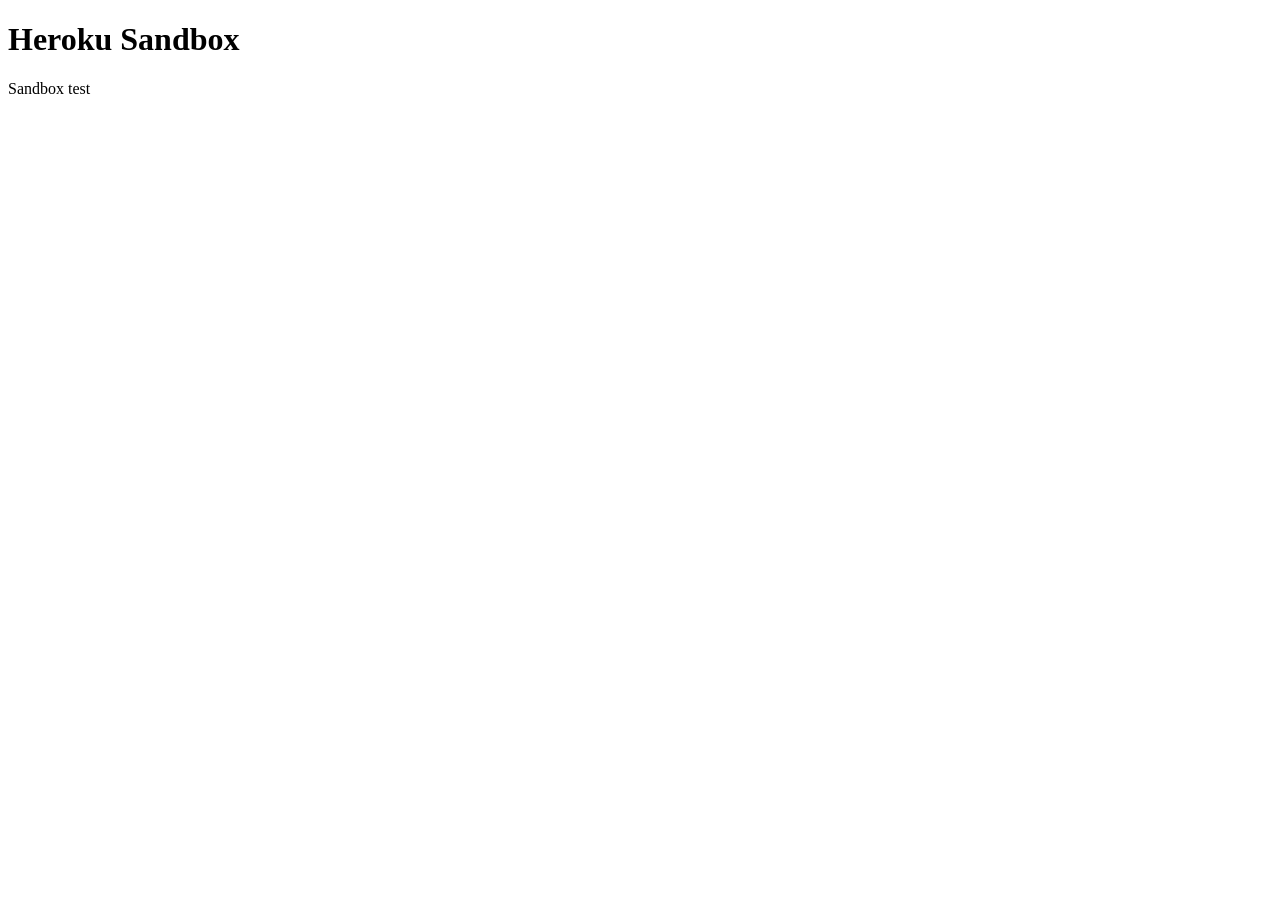
<file: index.html>
<!doctype html>

<html lang="en">
<head>
  <meta charset="utf-8">

  <title>Hello Heroku!</title>
  <meta name="description" content="Sandbox">
  <meta name="author" content="SGibbard">

  <link rel="stylesheet" href="css/styles.css?v=1.0">
  <script src="https://ajax.googleapis.com/ajax/libs/jquery/3.2.1/jquery.min.js"></script>

</head>

<body>
  <h1> Heroku Sandbox</h1>
  <p>Sandbox test</p>
  <script src="js/scripts.js"></script>
</body>
</html>
</file>
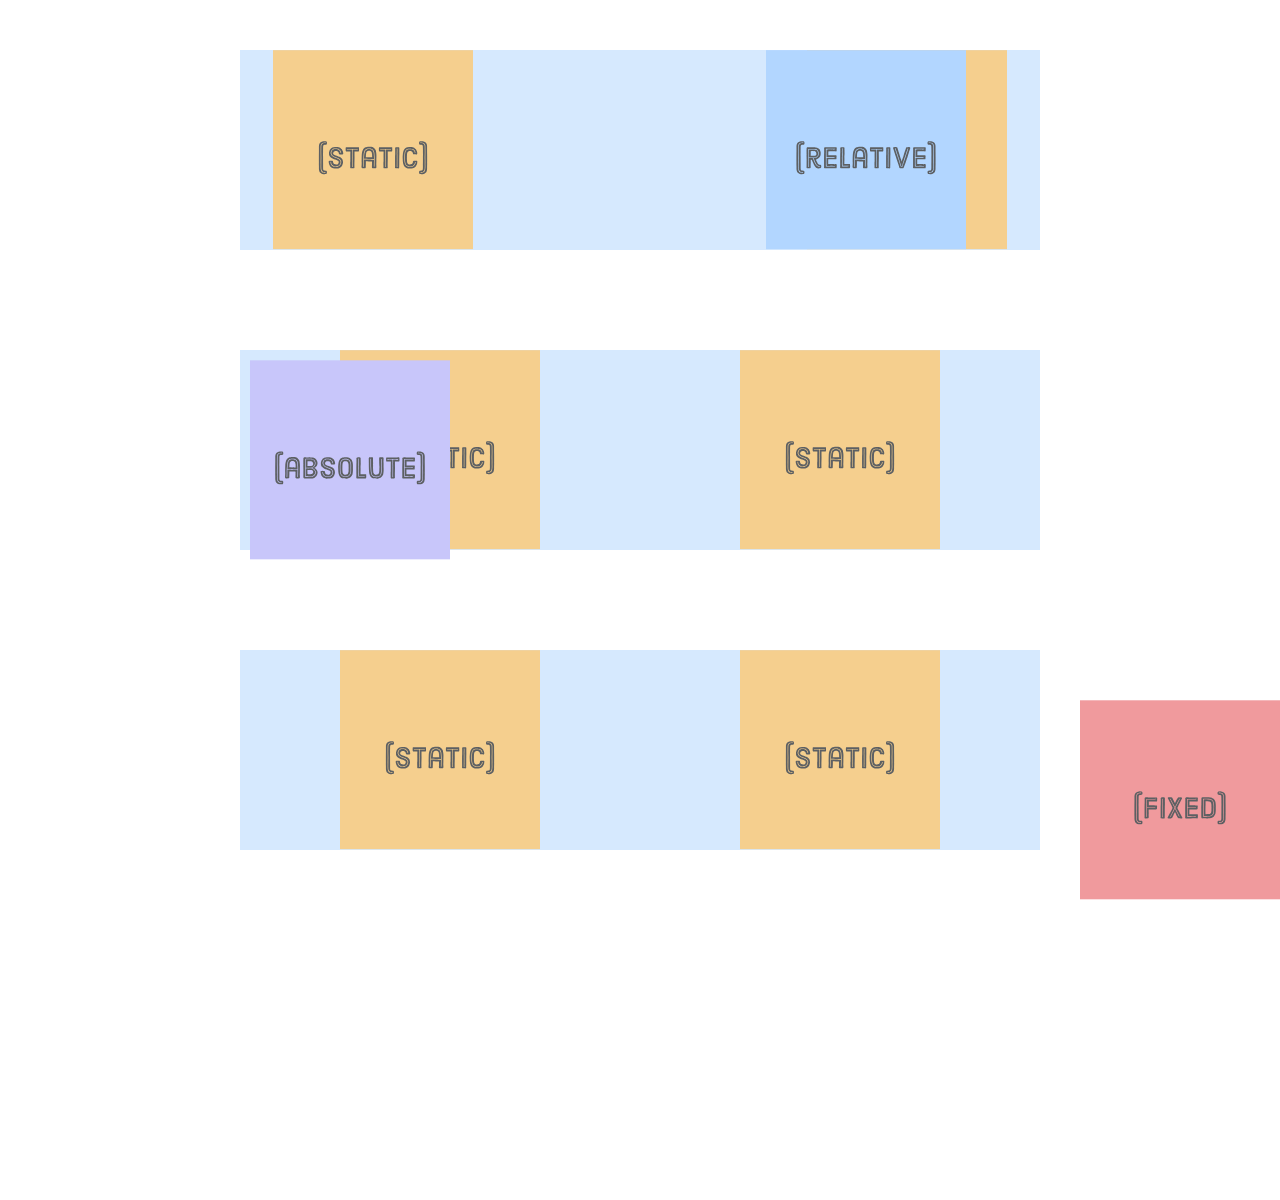
<file: advanced-positioning/schemes.html>
<!DOCTYPE html>
<html>
  <head>
    <meta charset='UTF-8'/>
    <title>Positioning is Easy!</title>
    <link href='../css/ap-styles.css' rel='stylesheet'/>
  </head>

  <body>

    <div class='container'>
      <div class='example relative'>
        <div class='item'><img src='images/static.svg'/></div>
        <div class='item item-relative'><img src='images/relative.svg'/></div>
        <div class='item'><img src='images/static.svg'/></div>
      </div>
    </div>

    <div class='container'>
      <div class='example absolute'>
        <div class='item'><img src='images/static.svg'/></div>
        <div class='item item-absolute'><img src='images/absolute.svg'/></div>
        <div class='item'><img src='images/static.svg'/></div>
      </div>
    </div>

    <div class='container'>
      <div class='example fixed'>
        <div class='item'><img src='images/static.svg'/></div>
        <div class='item item-fixed'><img src='images/fixed.svg'/></div>
        <div class='item'><img src='images/static.svg'/></div>
      </div>
    </div>

    <script>
      var left = 0;

      function frame() {
        var element = document.querySelector('.item-relative');
        left += 2;
        element.style.left = left + 'px';
        if (left >= 300) {
          clearInterval(id)
        }
      }

      var id = setInterval(frame, 10)
    </script>

  </body>
</html>
</file>
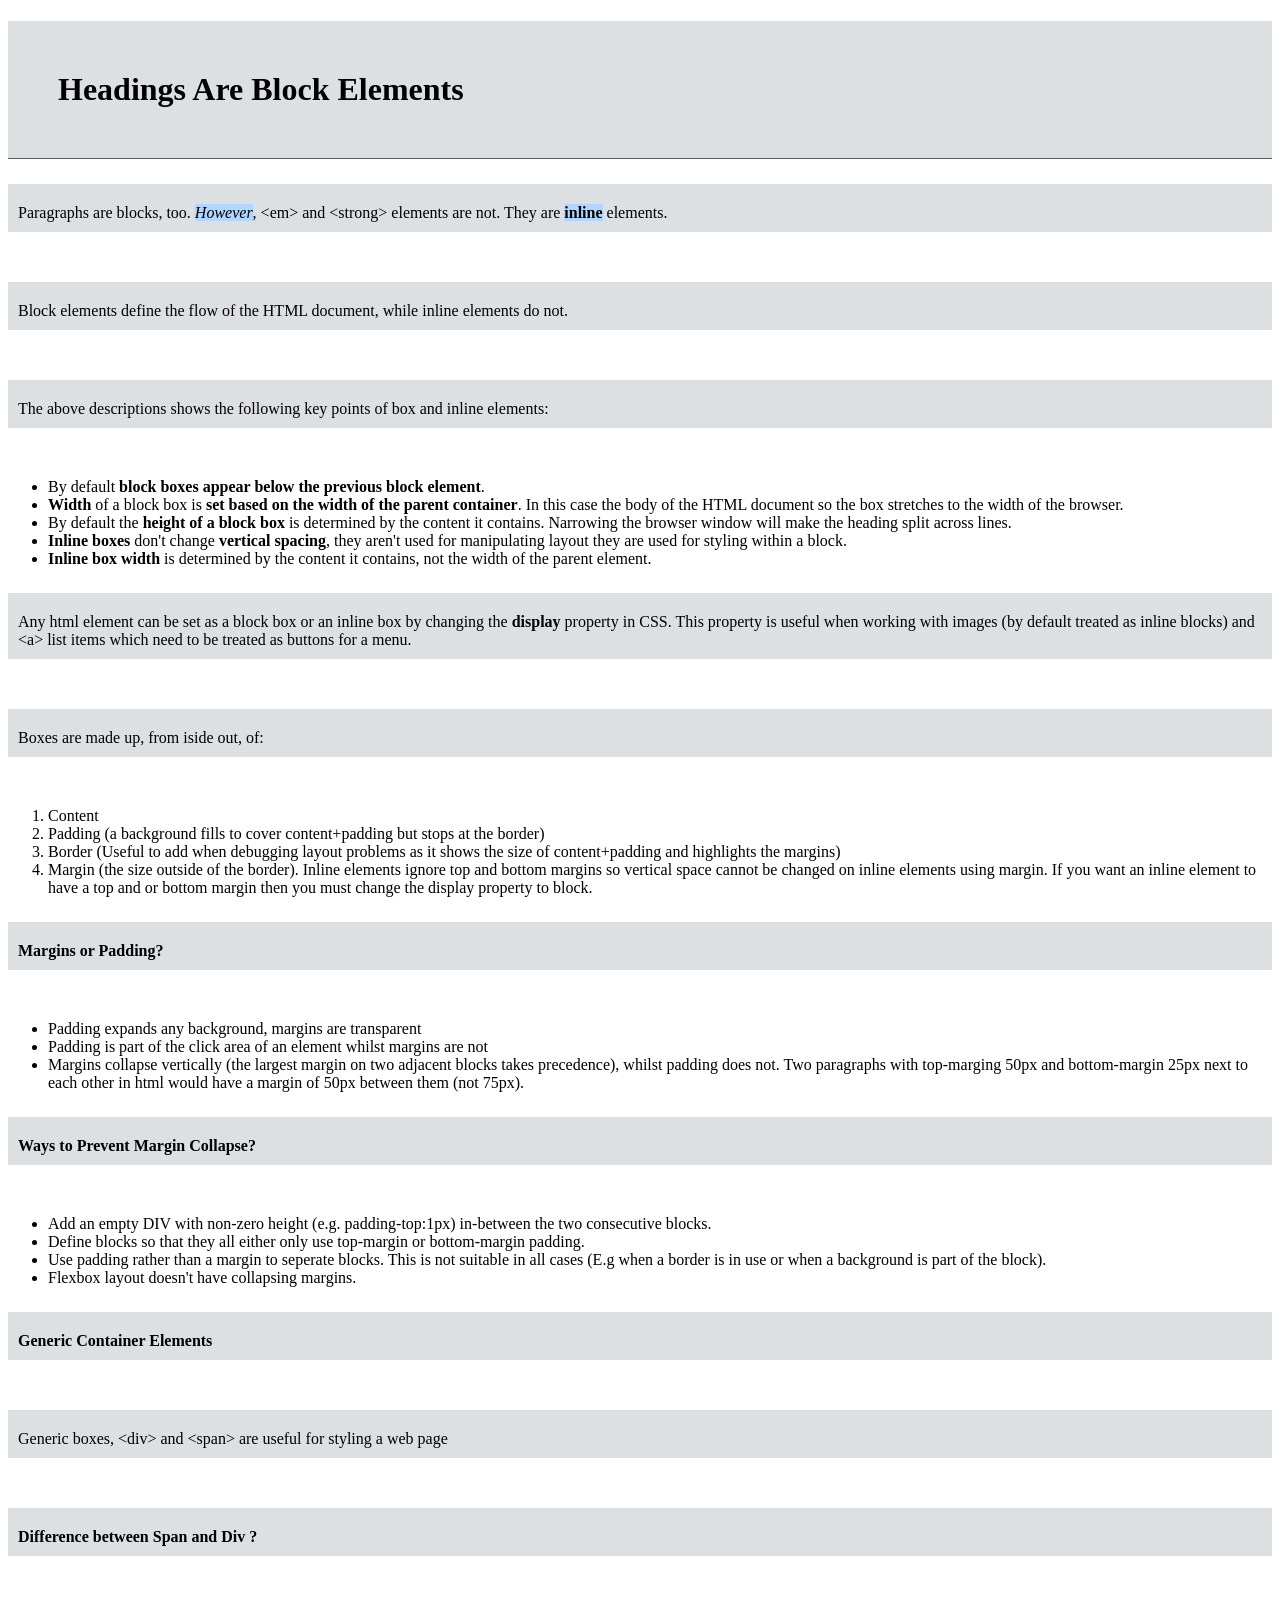
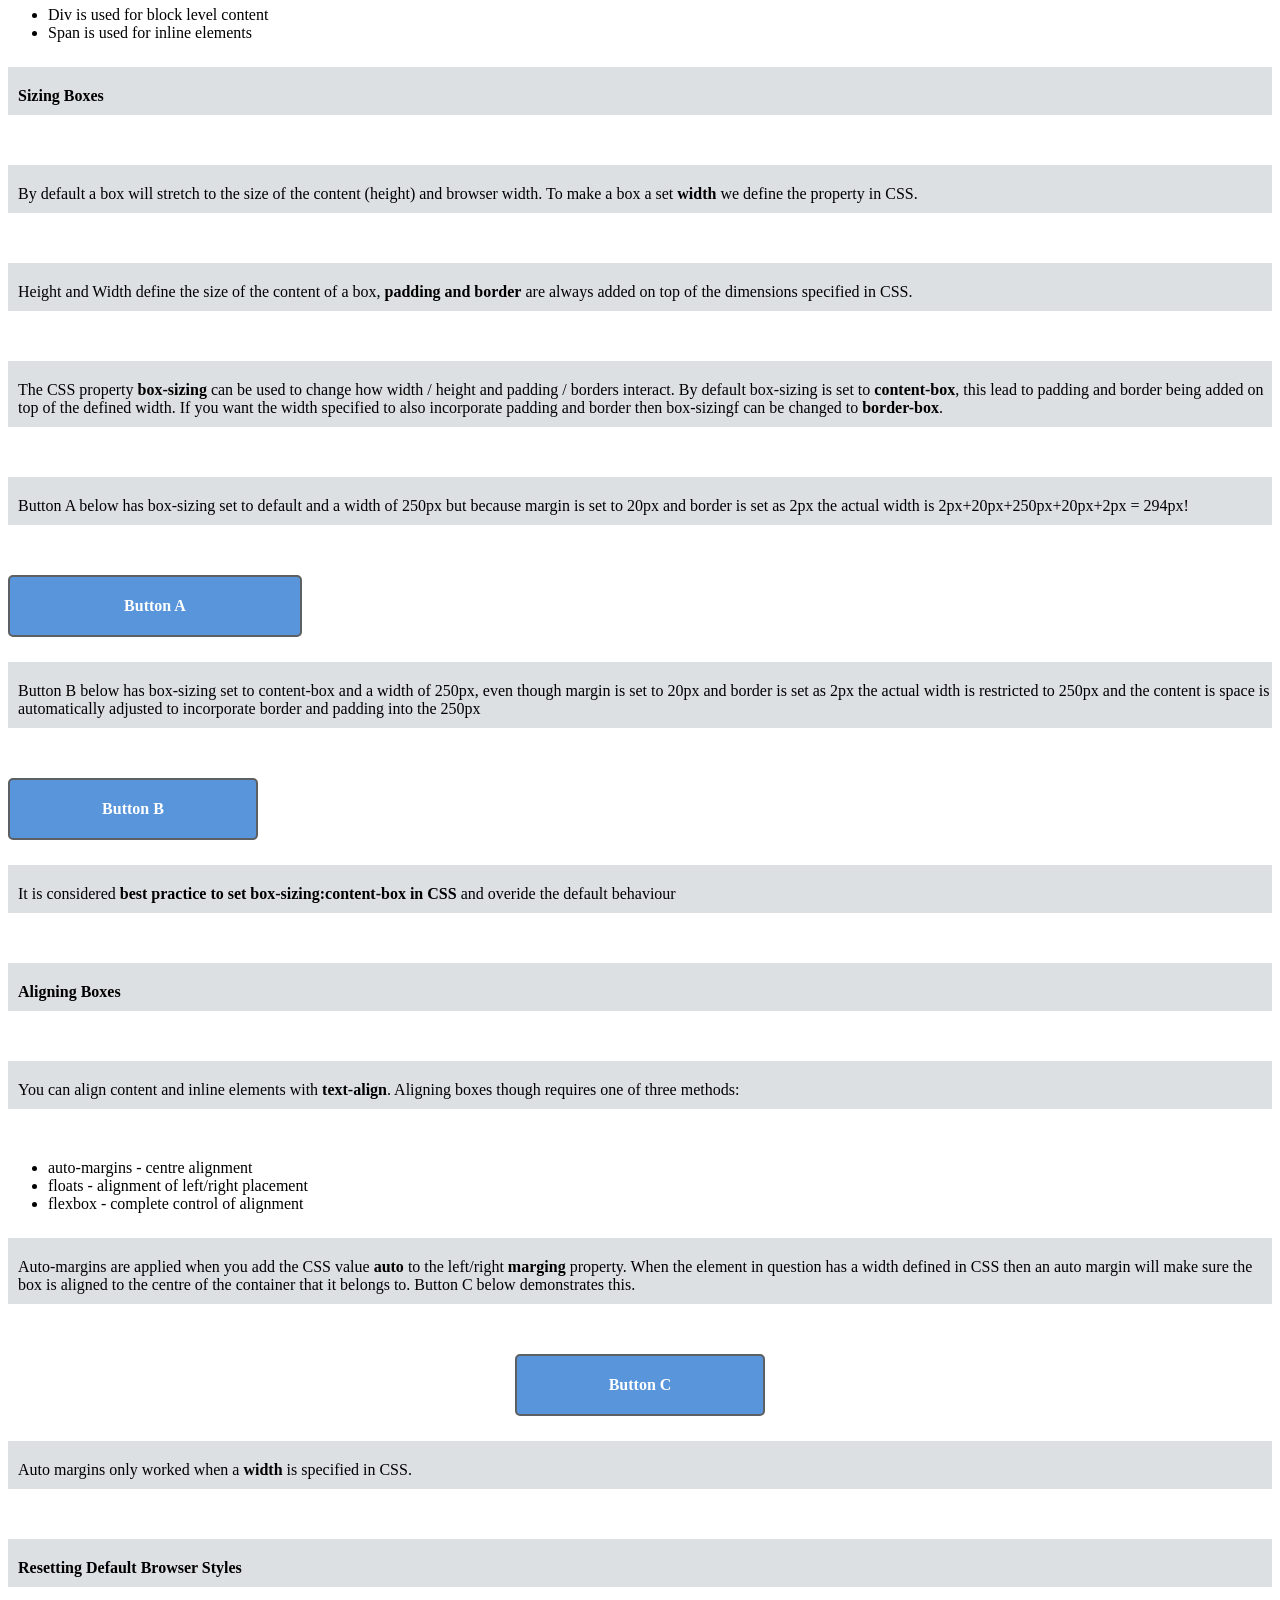
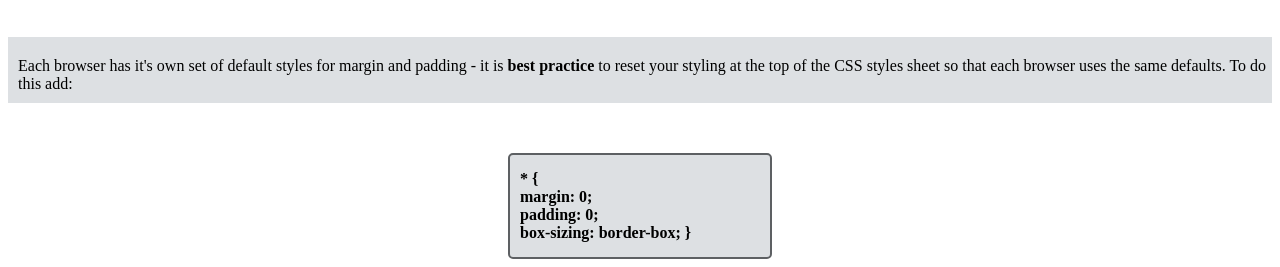
<file: css-box-model/boxes.html>
<!DOCTYPE html>
<html lang='en'>
  <head>
    <meta charset="UTF-8"/>
    <title>Boxes Are Easy!</title>
    <link rel="stylesheet" href="../css/box-styles.css"/>
  </head>
  <body>
    <h1>Headings Are Block Elements</h1>

    <p>Paragraphs are blocks, too. <em class="inline-example">However</em>, &lt;em&gt; and &lt;strong&gt; elements are not. They are <strong class="inline-example">inline</strong> elements.</p>

    <p>Block elements define the flow of the HTML document, while inline elements do not.</p>

    <p>The above descriptions shows the following key points of box and inline elements:</p>
    <ul>
      <li>By default <strong>block boxes appear below the previous block element</strong>.</li>
      <li><strong>Width</strong> of a block box is <strong>set based on the width of the parent container</strong>.  In this case the body of the HTML document so the box stretches to the width of the browser.</li>
      <li>By default the <strong>height of a block box</strong> is determined by the content it contains.  Narrowing the browser window will make the heading split across lines.</li>
      <li><strong>Inline boxes</strong> don't change <strong>vertical spacing</strong>, they aren't used for manipulating layout they are used for styling within a block.</li>
      <li><strong>Inline box width</strong> is determined by the content it contains, not the width of the parent element.</li>
    </ul>
    <p>Any html element can be set as a block box or an inline box by changing the <strong>display</strong> property in CSS. This property is useful when working with images (by default treated as inline blocks) and &lt;a&gt; list items which need to be treated as buttons for a menu.</p>
    <p>Boxes are made up, from iside out, of:</p>
    <ol>
      <li>Content</li>
      <li>Padding (a background fills to cover content+padding but stops at the border)</li>
      <li>Border (Useful to add when debugging layout problems as it shows the size of content+padding and highlights the margins)</li>
      <li>Margin (the size outside of the border). Inline elements ignore top and bottom margins so vertical space cannot be changed on inline elements using margin. If you want an inline element to have a top and or bottom margin then you must change the display property to block.</li>
    </ol>
    <p><strong>Margins or Padding?</strong></p>
    <ul>
      <li>Padding expands any background, margins are transparent</li>
      <li>Padding is part of the click area of an element whilst margins are not</li>
      <li>Margins collapse vertically (the largest margin on two adjacent blocks takes precedence), whilst padding does not. Two paragraphs with top-marging 50px and bottom-margin 25px next to each other in html would have a margin of 50px between them (not 75px).</li>

    </ul>
    <p><strong>Ways to Prevent Margin Collapse?</strong></p>
    <ul>
      <li>Add an empty DIV with non-zero height (e.g. padding-top:1px) in-between the two consecutive blocks.</li>
      <li>Define blocks so that they all either only use top-margin or bottom-margin padding.</li>
      <li>Use padding rather than a margin to seperate blocks.  This is not suitable in all cases (E.g when a border is in use or when a background is part of the block).</li>
      <li>Flexbox layout doesn't have collapsing margins.</li>
    </ul>
    <p><strong>Generic Container Elements</strong></p>
    <p>Generic boxes, &lt;div&gt; and &lt;span&gt; are useful for styling a web page</p>
    <p><strong>Difference between Span and Div ?</strong></p>
    <ul>
      <li>Div is used for block level content</li>
      <li>Span is used for inline elements</li>
    </ul>
    <p><Strong>Sizing Boxes</Strong></p>
    <p>By default a box will stretch to the size of the content (height) and browser width.  To make a box a set <strong>width</strong> we define the property in CSS.</p>
    <p>Height and Width define the size of the content of a box, <strong>padding and border</strong> are always added on top of the dimensions specified in CSS.</p>
    <p>The CSS property <strong>box-sizing</strong> can be used to change how width / height and padding / borders interact.  By default box-sizing is set to <strong>content-box</strong>, this lead to padding and border being added on top of the defined width.  If you want the width specified to also incorporate padding and border then box-sizingf can be changed to <strong>border-box</strong>.</p>
    <p>Button A below has box-sizing set to default and a width of 250px but because margin is set to 20px and border is set as 2px the actual width is 2px+20px+250px+20px+2px = 294px!</p>
    <div>Button A</div>
    <p>Button B below has box-sizing set to content-box and a width of 250px, even though margin is set to 20px and border is set as 2px the actual width is restricted to 250px and the content is space is automatically adjusted to incorporate border and padding into the 250px</p>
    <div id='bbox'>Button B</div>
    <p>It is considered <strong>best practice to set box-sizing:content-box in CSS</strong> and overide the default behaviour</p>
    <p><strong>Aligning Boxes</strong></p>
    <p>You can align content and inline elements with <strong>text-align</strong>. Aligning boxes though requires one of three methods:</p>
    <ul>
      <li>auto-margins - centre alignment</li>
      <li>floats - alignment of left/right placement</li>
      <li>flexbox - complete control of alignment</li>
    </ul>
    <p>Auto-margins are applied when you add the CSS value <strong>auto</strong> to the left/right <strong>marging</strong> property. When the element in question has a width defined in CSS then an auto margin will make sure the box is aligned to the centre of the container that it belongs to. Button C below demonstrates this.</p>
    <div id="aalign">Button C</div>
    <p>Auto margins only worked when a <strong>width</strong> is specified in CSS.</p>
    <p><strong>Resetting Default Browser Styles</strong></p>
    <p>Each browser has it's own set of default styles for margin and padding - it is <strong>best practice</strong> to reset your styling at the top of the CSS styles sheet so that each browser uses the same defaults. To do this add:</p>
    <div class="text-aalign">
      <p class="p-aalign">* {
      <br>margin: 0;
      <br>padding: 0;
      <br>box-sizing: border-box;
      }</p>
    </div>
  </body>
</html>
</file>
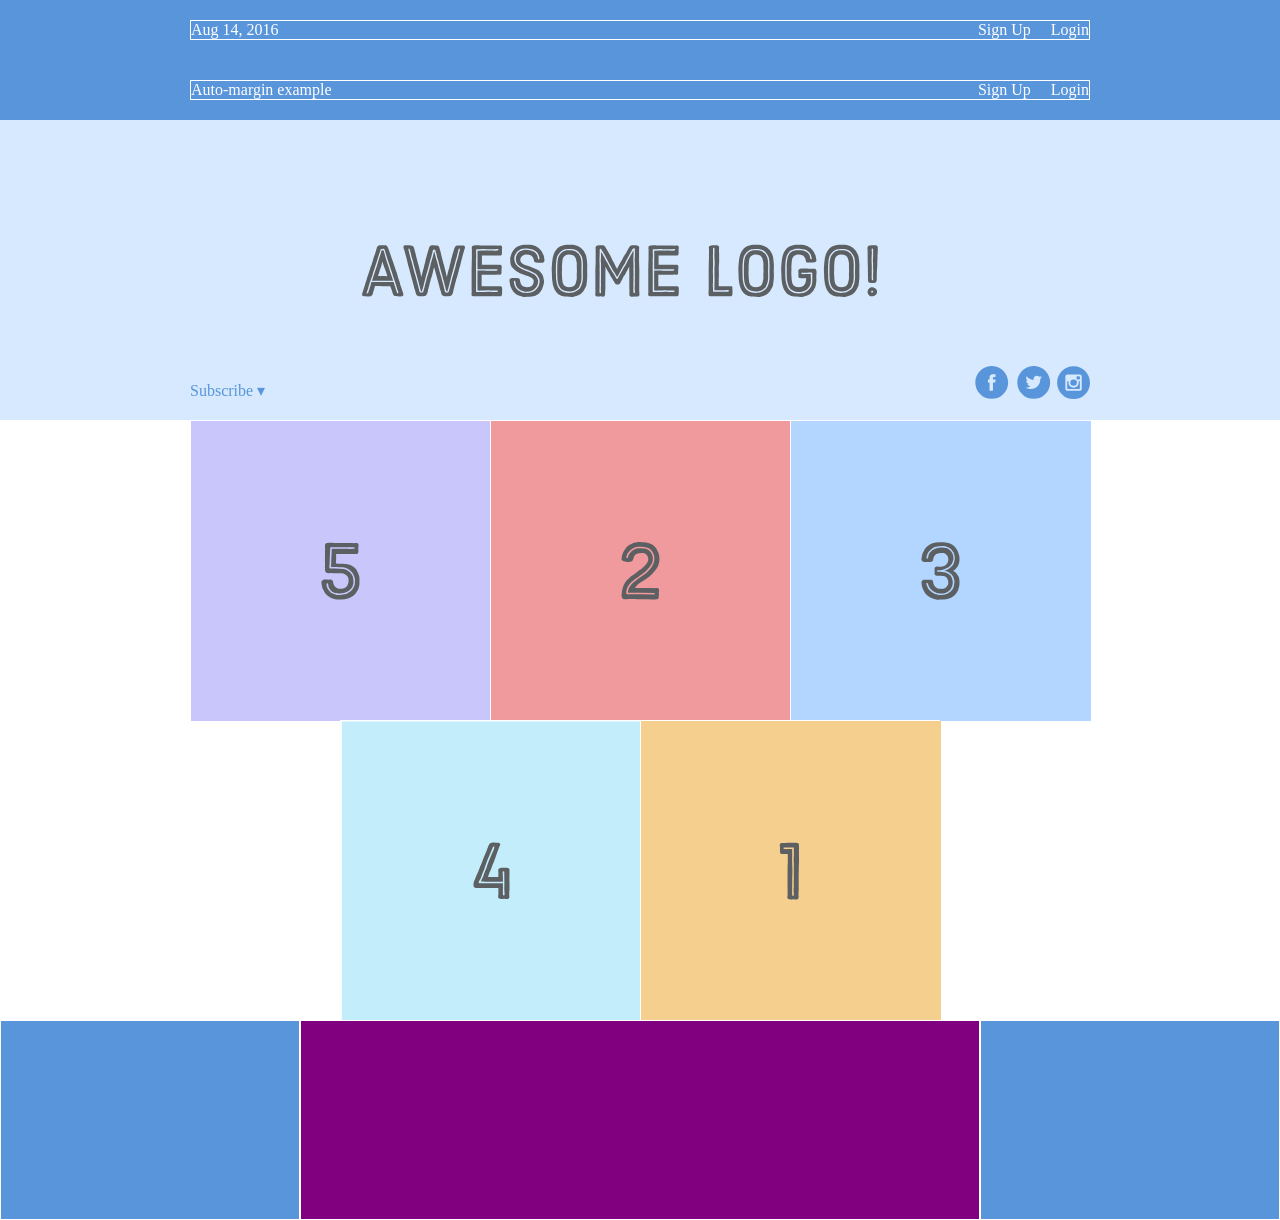
<file: flexbox/flexbox.html>
<DOCTYPE! html>
<html lang="en">
  <head>
    <meta charset "UTF-8" />
    <title>Flexbox Web Page</title>
    <link rel='stylesheet' href='../css/flexbox-styles.css'>
  </head>
  <body>
    <div class='menu-container'>
      <div class='menu'>
        <div class='date'>Aug 14, 2016</div>
        <div class='links'>
          <div class='signup'>Sign Up</div>
          <div class='login'>Login</div>
        </div>
      </div>
    </div>

    <div class='menu-container'>
      <div class='menu'>
        <div class='date'>Auto-margin example</div>
        <div class='am-signup'>Sign Up</div>
        <div class='login'>Login</div>
      </div>
    </div>

    <div class='header-container'>
      <div class='header'>
        <div class='subscribe'>Subscribe &#9662;</div>
        <div class='logo'><img src='images/awesome-logo.svg'/></div>
        <div class='social'><img src='images/social-icons.svg'/></div>
      </div>
    </div>

    <div class='photo-grid-container'>
      <div class='photo-grid'>
        <div class='photo-grid-item first-item'>
          <img src='images/one.svg'/>
        </div>
        <div class='photo-grid-item'>
          <img src='images/two.svg'/>
        </div>
        <div class='photo-grid-item'>
          <img src='images/three.svg'/>
        </div>
        <div class='photo-grid-item'>
          <img src='images/four.svg'/>
        </div>
        <div class='photo-grid-item last-item'>
          <img src='images/five.svg'/>
        </div>
      </div>
    </div>

    <div class='footer'>
      <div class='footer-item footer-one'></div>
      <div class='footer-item footer-two'></div>
      <div class='footer-item footer-three'></div>
    </div>
  </body>
</html>
</file>
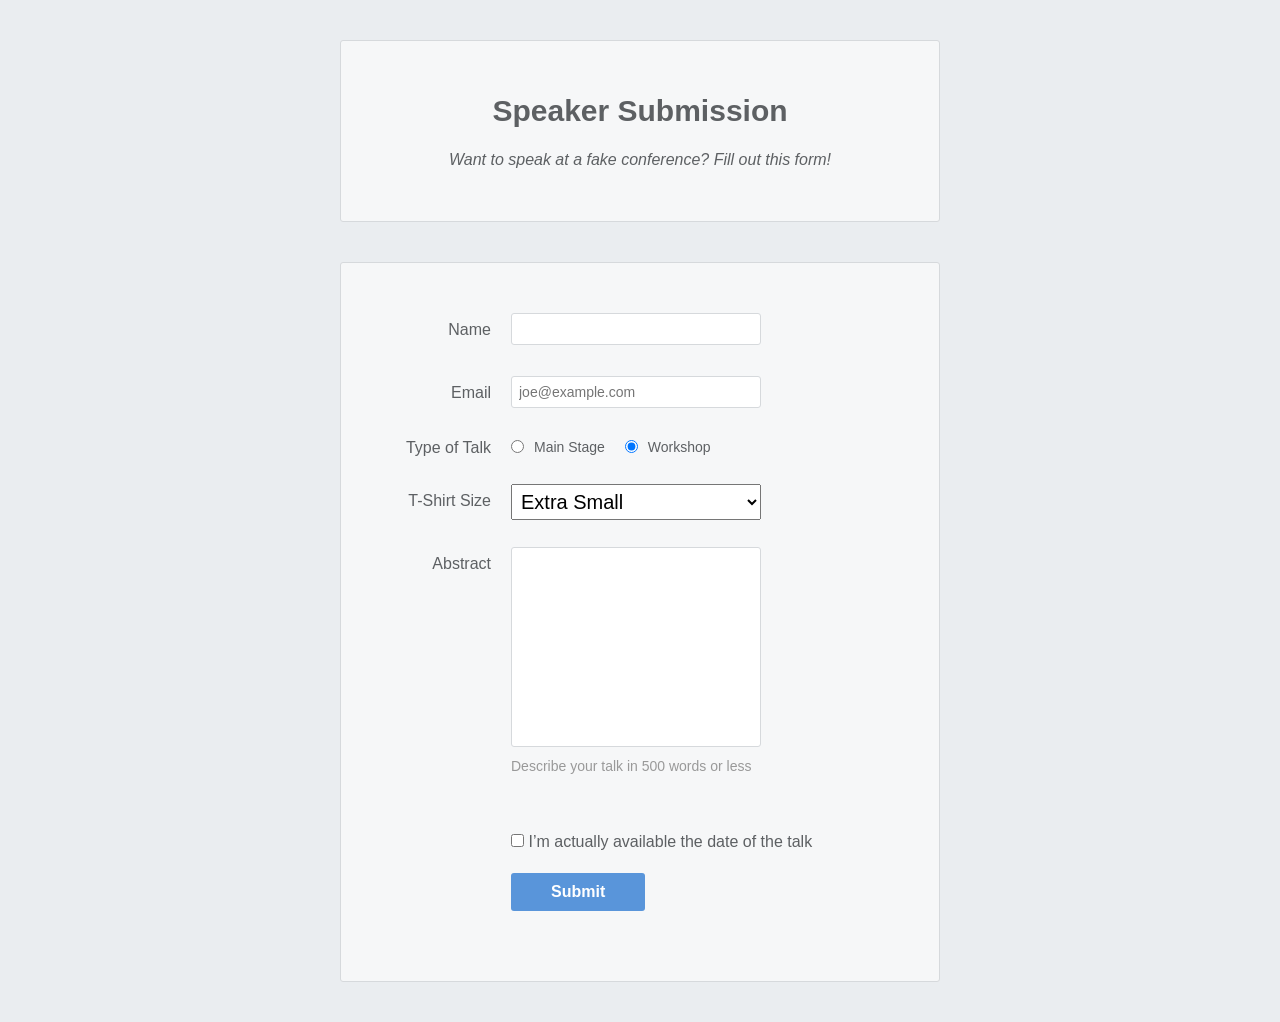
<file: forms/speaker-submission.html>
<!DOCTYPE html>
<html lang='en'>
  <head>
    <meta charset='UTF-8'/>
    <title>Speaker Submission</title>
    <link rel='stylesheet' href='../css/forms-styles.css'/>
  </head>
  <body>
    <header class='speaker-form-header'>
      <h1>Speaker Submission</h1>
      <p><em>Want to speak at a fake conference? Fill out this form!</em></p>
    </header>

    <form action='' method='get' class='speaker-form'>
      <div class='form-row'>
        <!-- The label for attribute must match the id attribute in the associated input element -->
        <label for='full-name'>Name</label>
        <input id='full-name' name='full-name' type='text'/>
      </div>
      <div class='form-row'>

        <label for='email'>Email</label>
        <input id='email' name='email' type='email' placeholder='joe@example.com'/>
      </div>

      <fieldset class='legacy-form-row'>
        <legend>Type of Talk</legend>

        <input id='talk-type-1'
          name='talk-type'
          type='radio'
          value='main-stage' />
        <label for='talk-type-1' class='radio-label'>Main Stage</label>

        <input id='talk-type-2'
         name='talk-type'
         type='radio'
         value='workshop'
         checked />
        <label for='talk-type-2' class='radio-label'>Workshop</label>
       </fieldset>

       <div class='form-row'>
         <label for='t-shirt'>T-Shirt Size</label>
         <select id='t-shirt' name='t-shirt'>
           <option value='xs'>Extra Small</option>
           <option value='s'>Small</option>
           <option value='m'>Medium</option>
           <option value='l'>Large</option>
         </select>
       </div>

       <div class='form-row'>
         <label for='abstract'>Abstract</label>
         <textarea id='abstract' name='abstract'></textarea>
         <div class='instructions'>Describe your talk in 500 words or less</div>
       </div>

       <div class='form-row'>
         <label class='checkbox-label' for='available'>
           <input id='available'
           name='available'
           type='checkbox'
           value='is-available'/>
           <span>I’m actually available the date of the talk</span>
         </label>
       </div>

       <div class='form-row'>
         <button>Submit</button>
       </div>
    </form>
  </body>
</html>
</file>
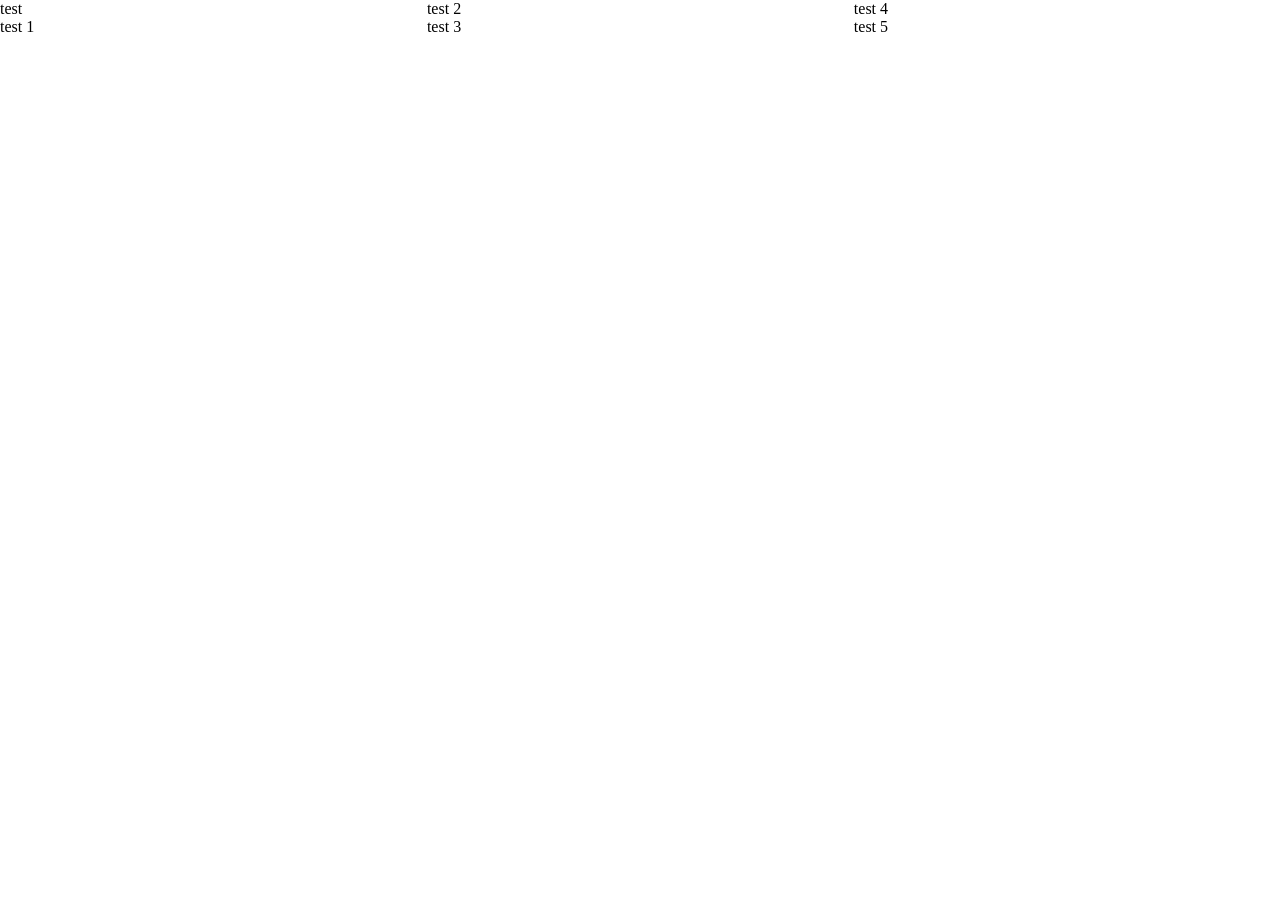
<file: masonry/masonry.html>
<!DOCTYPE html>
<html lang='en'>
  <head>
    <meta charset='UTF-8'/>
    <!-- disable mobile zoom functionality to ensure mobile layout renders as per css -->
    <meta name='viewport'
      content='width=device-width, initial-scale=1.0, maximum-scale=1.0' />
    <title>Masonry Example</title>
    <link rel='stylesheet' href='../css/masonry-styles.css'/>
  </head>
  <body>
    <div class='page' style="column-count: 3">
      <div class="card">
        <div class="media"></div>
        <div>test</div>
      </div>
      <div class="card">
        <div class="media"></div>
        <div>test 1</div>
      </div>
      <div class="card">
        <div class="media"></div>
        <div>test 2</div>
      </div>
      <div class="card">
        <div class="media"></div>
        <div>test 3</div>
      </div>
      <div class="card">
        <div class="media"></div>
        <div>test 4</div>
      </div>
      <div class="card">
        <div class="media"></div>
        <div>test 5</div>
      </div>
    </div>
  </body>
</html>
</file>
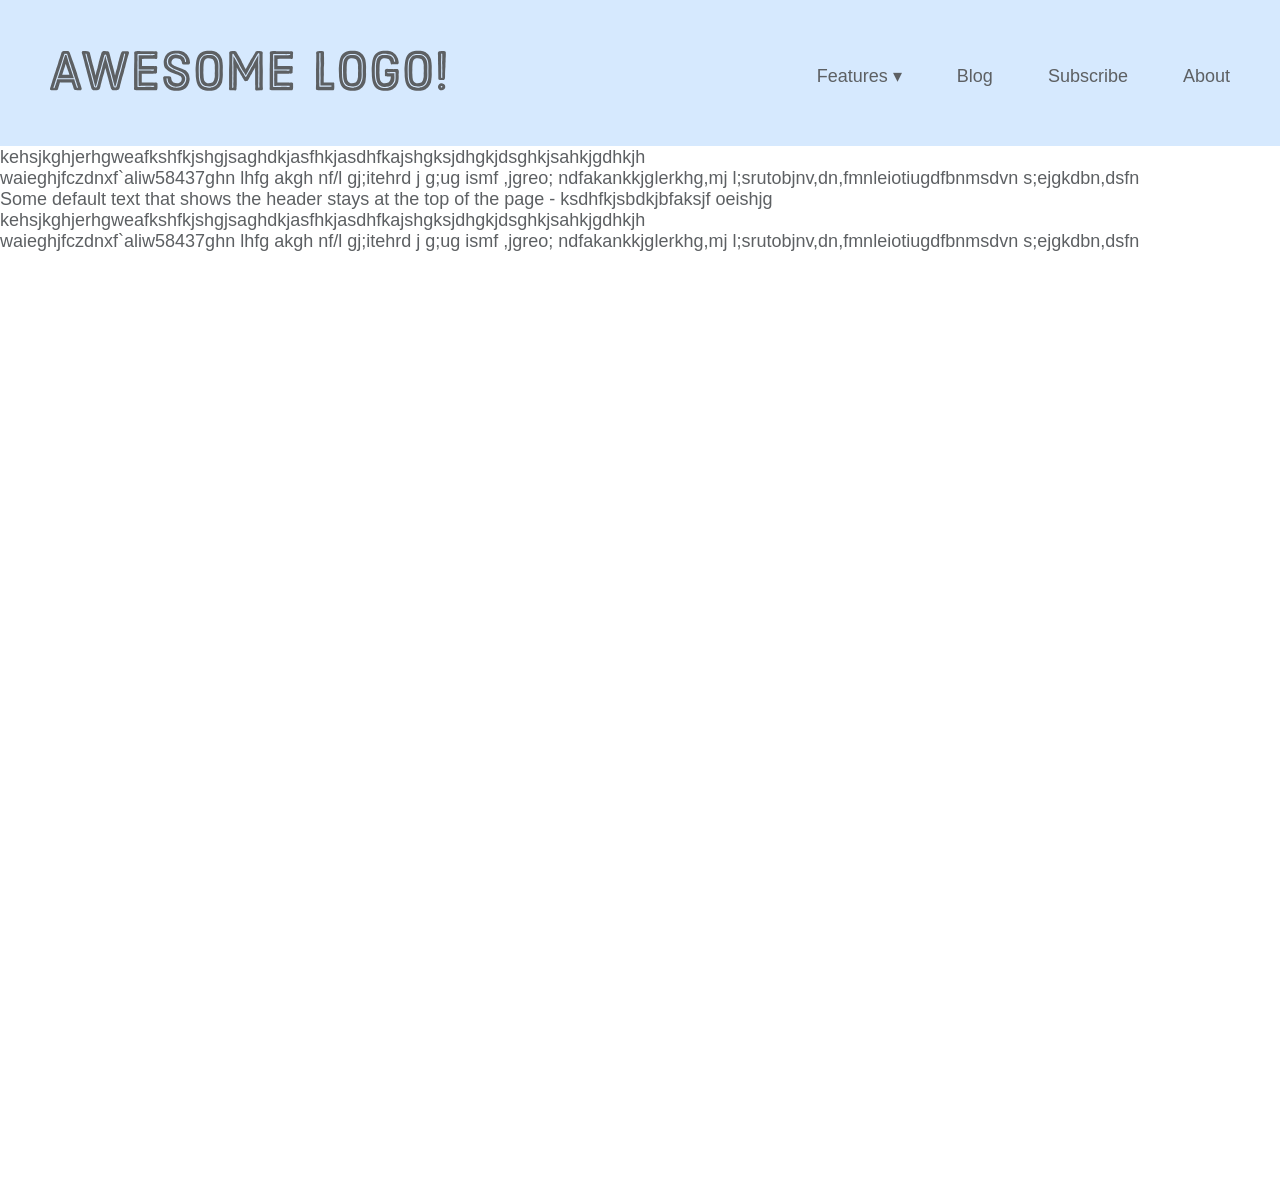
<file: menu/menu.html>
<!DOCTYPE html>
<html lang="en">
  <head>
    <meta charset="utf-8"/>
    <title>Awesome!</title>
    <link href="../css/menu-styles.css" rel='stylesheet'/>
  </head>
  <body>
    <div class="header">
      <div class="logo"><img src='images/awesome-logo.svg'/></div>
      <ul class='menu'>
        <li class='dropdown'><span>Features ▾</span>
          <ul class='features-menu'> <!-- Start of submenu -->
            <li><a href='#'>Harder</a></li>
            <li><a href='#'>Better</a></li>
            <li><a href='#'>Faster</a></li>
            <li><a href='#'>Stronger</a></li>
          </ul> <!-- end of submenu -->
        </li>
        <li><a href='#'>Blog</a></li>
        <li><a href='#'>Subscribe</a></li>
        <li><a href='#'>About</a></li>
      </ul>
    </div>
    <p>Some default text that shows the header stays at the top of the page - ksdhfkjsbdkjbfaksjf oeishjg kehsjkghjerhgweafkshfkjshgjsaghdkjasfhkjasdhfkajshgksjdhgkjdsghkjsahkjgdhkjh</p>
    <p>waieghjfczdnxf`aliw58437ghn lhfg akgh nf/l gj;itehrd j g;ug ismf ,jgreo; ndfakankkjglerkhg,mj    l;srutobjnv,dn,fmnleiotiugdfbnmsdvn  s;ejgkdbn,dsfn</p>
    <p>Some default text that shows the header stays at the top of the page - ksdhfkjsbdkjbfaksjf oeishjg kehsjkghjerhgweafkshfkjshgjsaghdkjasfhkjasdhfkajshgksjdhgkjdsghkjsahkjgdhkjh</p>
    <p>waieghjfczdnxf`aliw58437ghn lhfg akgh nf/l gj;itehrd j g;ug ismf ,jgreo; ndfakankkjglerkhg,mj    l;srutobjnv,dn,fmnleiotiugdfbnmsdvn  s;ejgkdbn,dsfn</p>
    <p>Some default text that shows the header stays at the top of the page - ksdhfkjsbdkjbfaksjf oeishjg kehsjkghjerhgweafkshfkjshgjsaghdkjasfhkjasdhfkajshgksjdhgkjdsghkjsahkjgdhkjh</p>
    <p>waieghjfczdnxf`aliw58437ghn lhfg akgh nf/l gj;itehrd j g;ug ismf ,jgreo; ndfakankkjglerkhg,mj    l;srutobjnv,dn,fmnleiotiugdfbnmsdvn  s;ejgkdbn,dsfn</p>
    <p>Some default text that shows the header stays at the top of the page - ksdhfkjsbdkjbfaksjf oeishjg kehsjkghjerhgweafkshfkjshgjsaghdkjasfhkjasdhfkajshgksjdhgkjdsghkjsahkjgdhkjh</p>
    <p>waieghjfczdnxf`aliw58437ghn lhfg akgh nf/l gj;itehrd j g;ug ismf ,jgreo; ndfakankkjglerkhg,mj    l;srutobjnv,dn,fmnleiotiugdfbnmsdvn  s;ejgkdbn,dsfn</p>
  </body>
</html>
</file>
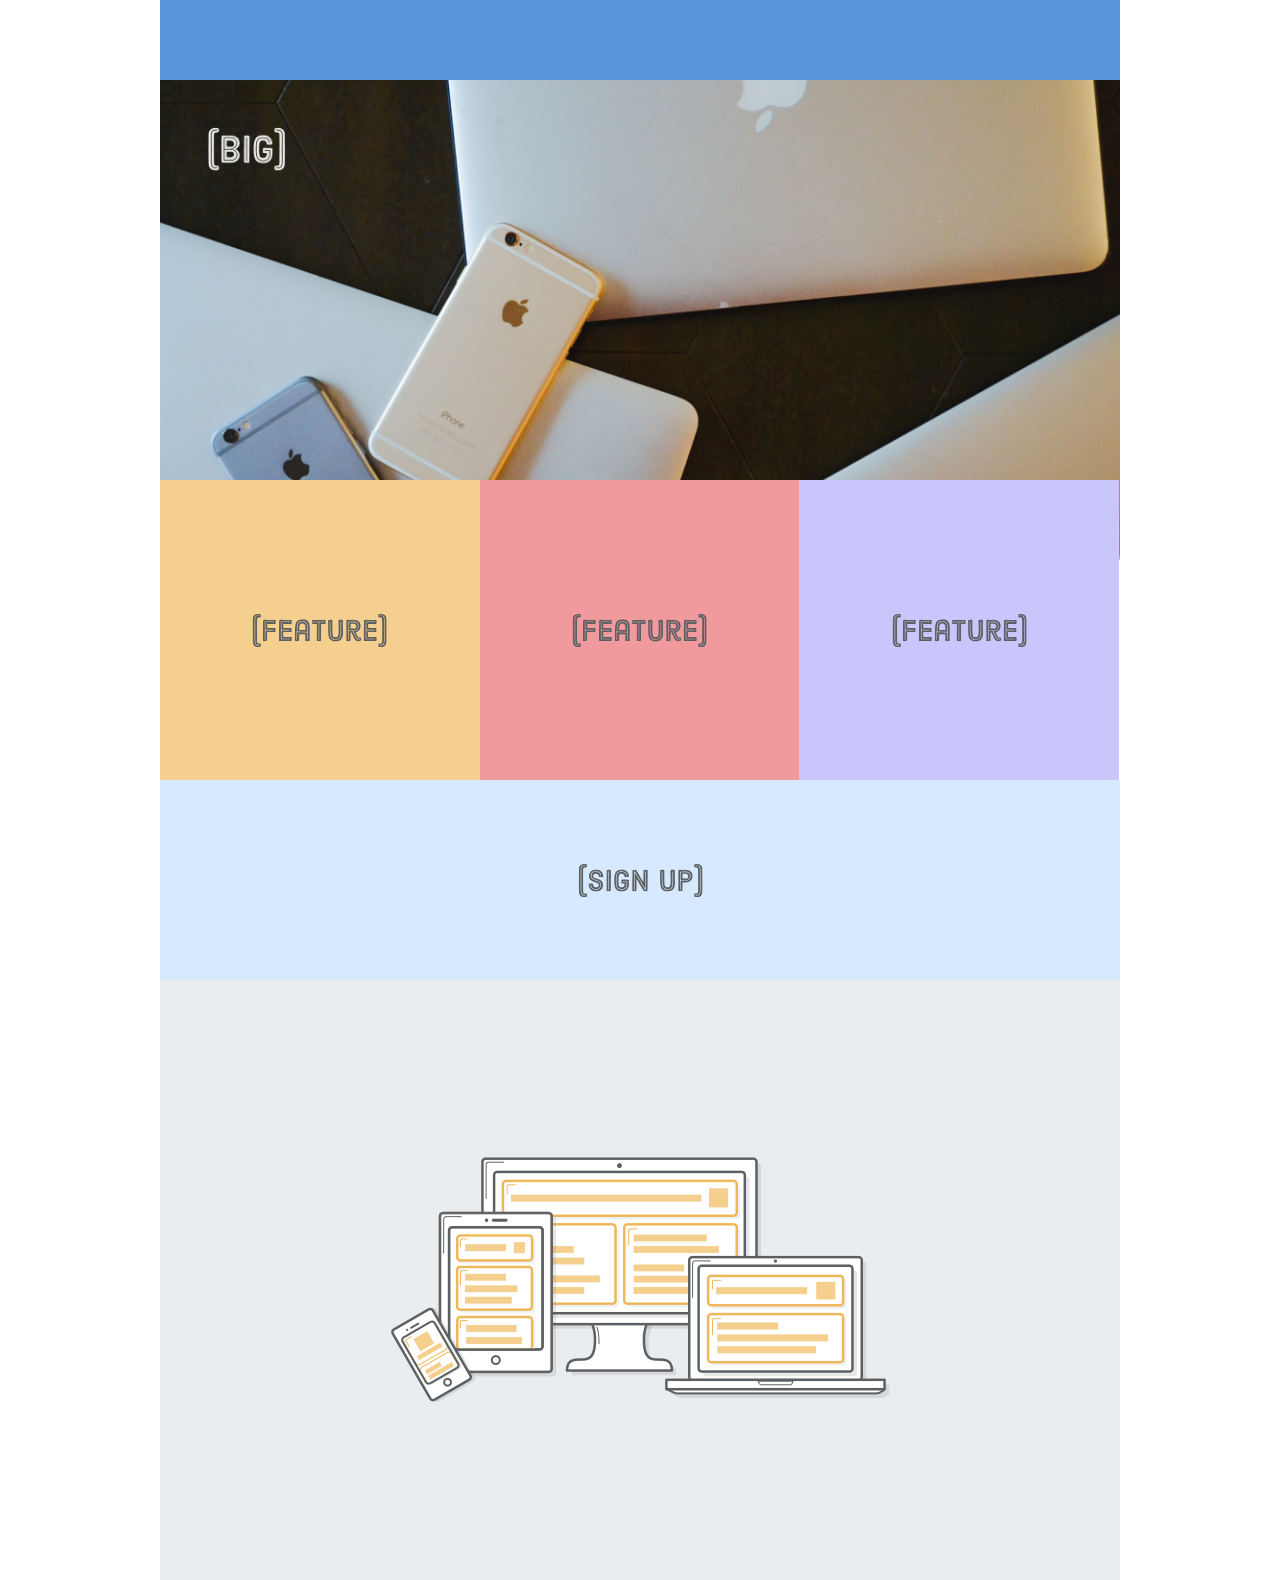
<file: responsive-design/responsive.html>
<!DOCTYPE html>
<html lang='en'>
  <head>
    <meta charset='UTF-8'/>
    <!-- disable mobile zoom functionality to ensure mobile layout renders as per css -->
    <meta name='viewport'
      content='width=device-width, initial-scale=1.0, maximum-scale=1.0' />
    <title>Responsive Design</title>
    <link rel='stylesheet' href='../css/responsive-styles.css'/>
  </head>
  <body>
    <div class='page'>
      <div class='section menu'></div>
      <!-- Serve big and small images depending on retina screen and rendered image size
      <div class='section header'>
        <div class='section header'>
          <div class='photo'>
            <img src='images/photo-small.jpg'
                 srcset='images/photo-big.jpg 2000w,
                         images/photo-small.jpg 1000w'
                 sizes='(min-width: 960px) 960px,
                        100vw'/>
          </div>
        </div>
      </div>
    -->
    <!-- Serve a different image for small screens v big screens -->
      <div class='section header'>
        <div class='photo'>
          <picture>
            <source media='(min-width: 401px)'
                    srcset='images/photo-big.jpg'/>
            <source media='(max-width: 400px)'
                    srcset='images/photo-tall.jpg'/>
            <img src='images/photo-small.jpg'/>
          </picture>
        </div>
      </div>

      <div class='section content'>
        <div class="illustration">
          <img src='images/illustration-small.png'
               srcset='images/illustration-small.png 1x,
                       images/illustration-big.png 2x'
               style="max-width: 500px"/>
        </div>
      </div>
      <div class='section sign-up'>
        <img src='images/sign-up.svg'/>
      </div>
      <div class='section feature-1'>
        <img src='images/feature.svg'/>
      </div>
      <div class='section feature-2'>
        <img src='images/feature.svg'/>
      </div>
      <div class='section feature-3'>
        <img src='images/feature.svg'/>
      </div>
    </div>
  </body>
</html>
</file>
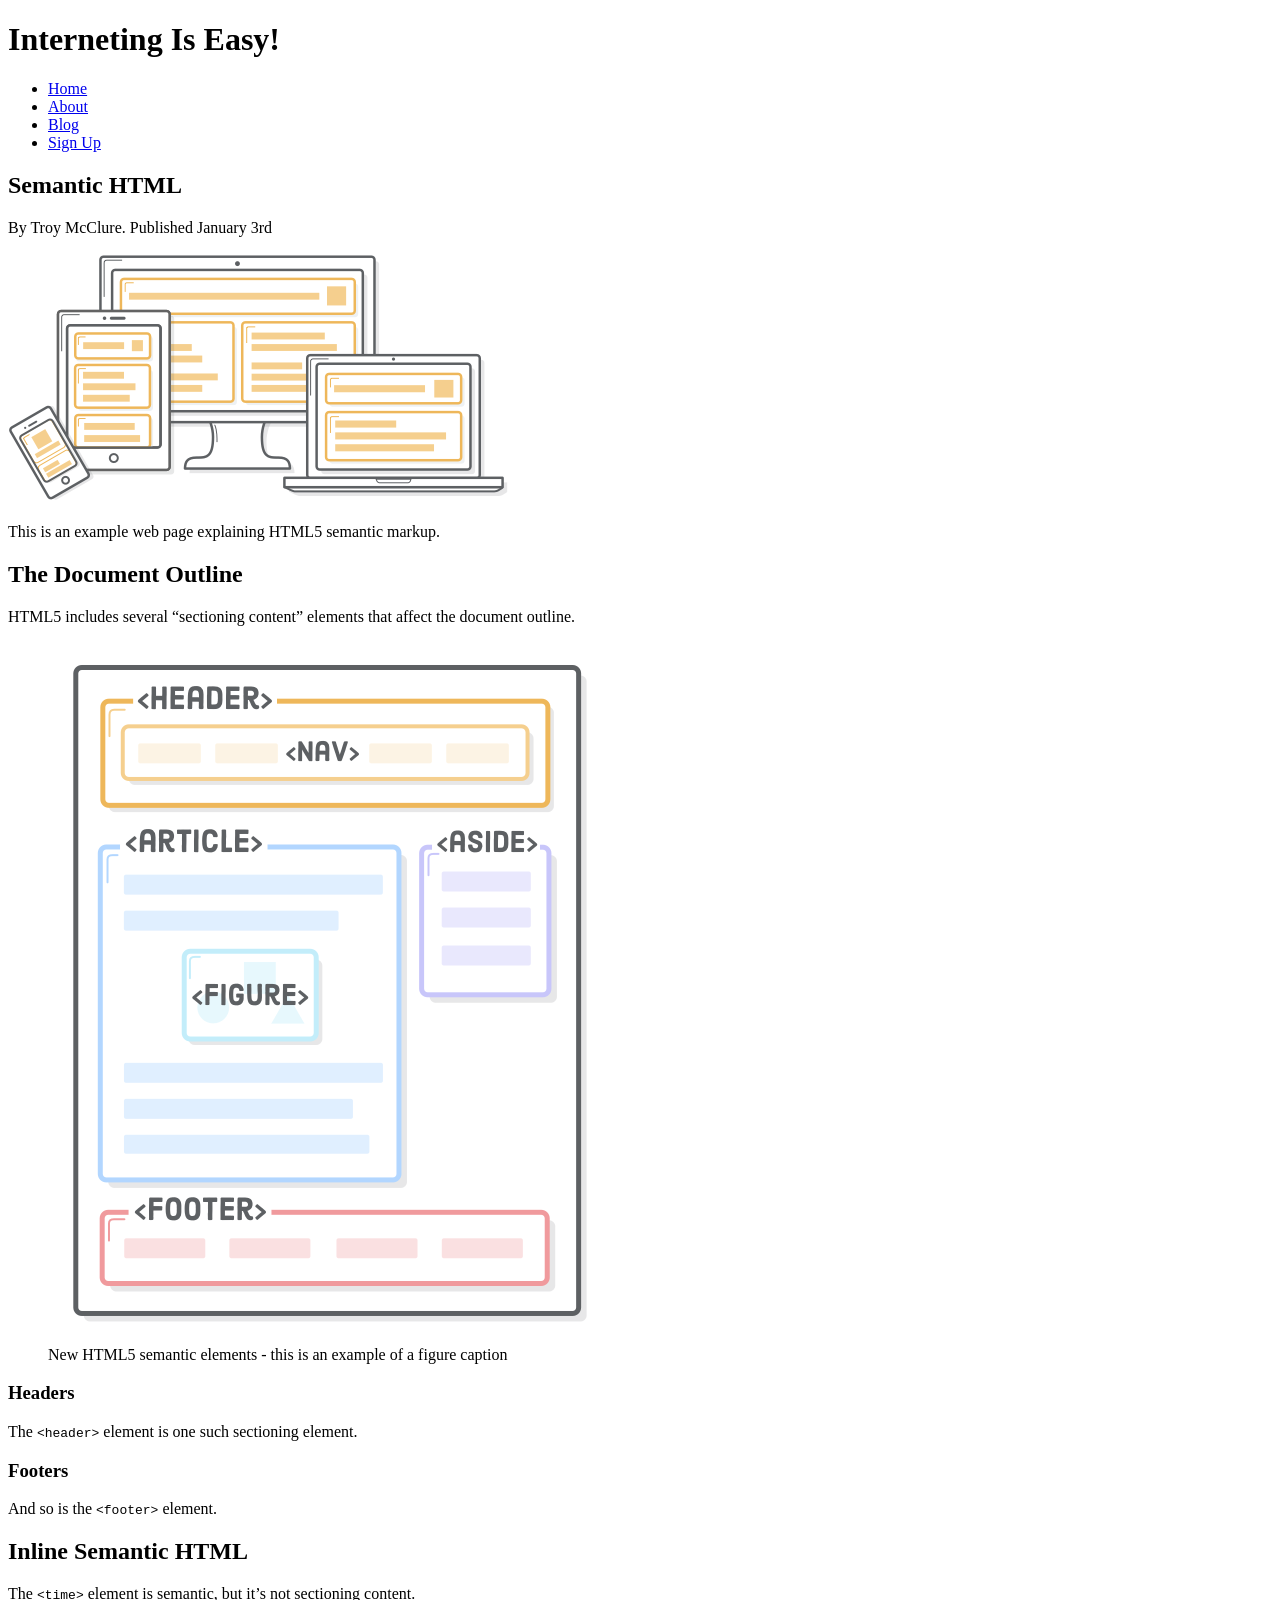
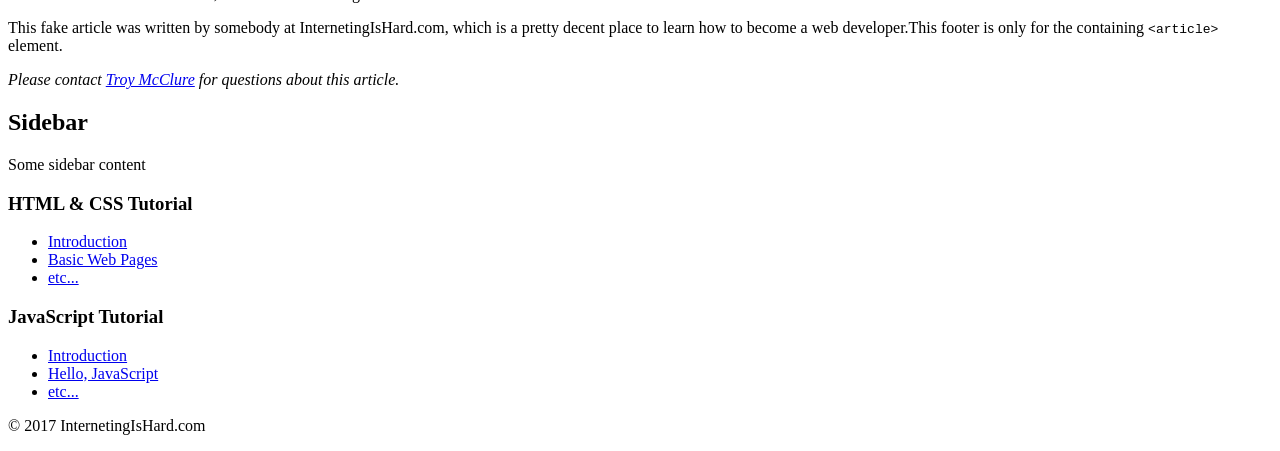
<file: semantic/article.html>
<!DOCTYPE html>
<html lang='en'>
  <head>
    <meta charset='UTF-8'/>
    <title>Semantic HTML</title>
  </head>
  <body>
    <header>
      <h1>Interneting Is Easy!</h1>
      <nav>
        <ul>
          <li><a href='#'>Home</a></li>
          <li><a href='#'>About</a></li>
          <li><a href='#'>Blog</a></li>
          <li><a href='#'>Sign Up</a></li>
        </ul>
      </nav>
    </header>

    <article>
      <header>
        <h1>Semantic HTML</h1>
        <p>By Troy McClure. Published <time datetime='2017-1-3'>January 3rd</time></p>
      </header>

      <!-- Asides are used to seperate (remove) content from an article element - e.g an advert might be tagged as an aside as it is not a key component of the article.  Asides are also often used for quotes, stats and definitions. -->
      <aside class='advert'>
        <img src='images/illustration-small.png'/>
      </aside>

      <p>This is an example web page explaining HTML5 semantic markup.</p>
      <section>
        <h2>The Document Outline</h2>
        <p>HTML5 includes several “sectioning content” elements that affect the document outline.</p>

        <figure>
          <img src='images/html-sectioning-elements.png'
          alt='Diagram showing <article>, <section>, and <nav> elements'/>
          <figcaption>New HTML5 semantic  elements - this is an example of a figure caption</figcaption>
        </figure>

        <h3>Headers</h3>
        <p>The <code>&lt;header&gt;</code> element is one such sectioning element.</p>

        <h3>Footers</h3>
        <p>And so is the <code>&lt;footer&gt;</code> element.</p>
      </section>

      <section>
        <h2>Inline Semantic HTML</h2>
        <p>The <code>&lt;time&gt;</code> element is semantic, but it’s not sectioning content.</p>
      </section>

      <footer>
        <p>This fake article was written by somebody at InternetingIsHard.com, which is a pretty decent place to learn how to become a web developer.This footer is only for the containing <code>&lt;article&gt;</code> element.</p>
        <address>
          Please contact <a href='mailto:troymcclure@example.com'>Troy
            McClure</a> for questions about this article.
        </address>
      </footer>
    </article>

    <!-- aside is also useful for marking up a sitre-wdie sidebar.  Using aside outside of an article applies it to the page as a whole. -->
    <aside class='sidebar'>
      <h2>Sidebar</h2>
      <p>Some sidebar content</p>
      <nav>
        <h3>HTML &amp; CSS Tutorial</h3>
        <ul>
          <li><a href='#'>Introduction</a></li>
          <li><a href='#'>Basic Web Pages</a></li>
          <li><a href='#'>etc...</a></li>
        </ul>
      </nav>
      <nav>
        <h3>JavaScript Tutorial</h3>
        <ul>
          <li><a href='#'>Introduction</a></li>
          <li><a href='#'>Hello, JavaScript</a></li>
          <li><a href='#'>etc...</a></li>
        </ul>
      </nav>
    </aside>

    <footer>
      <p>&copy; 2017 InternetingIsHard.com</p>
    </footer>
  </body>
</html>
</file>
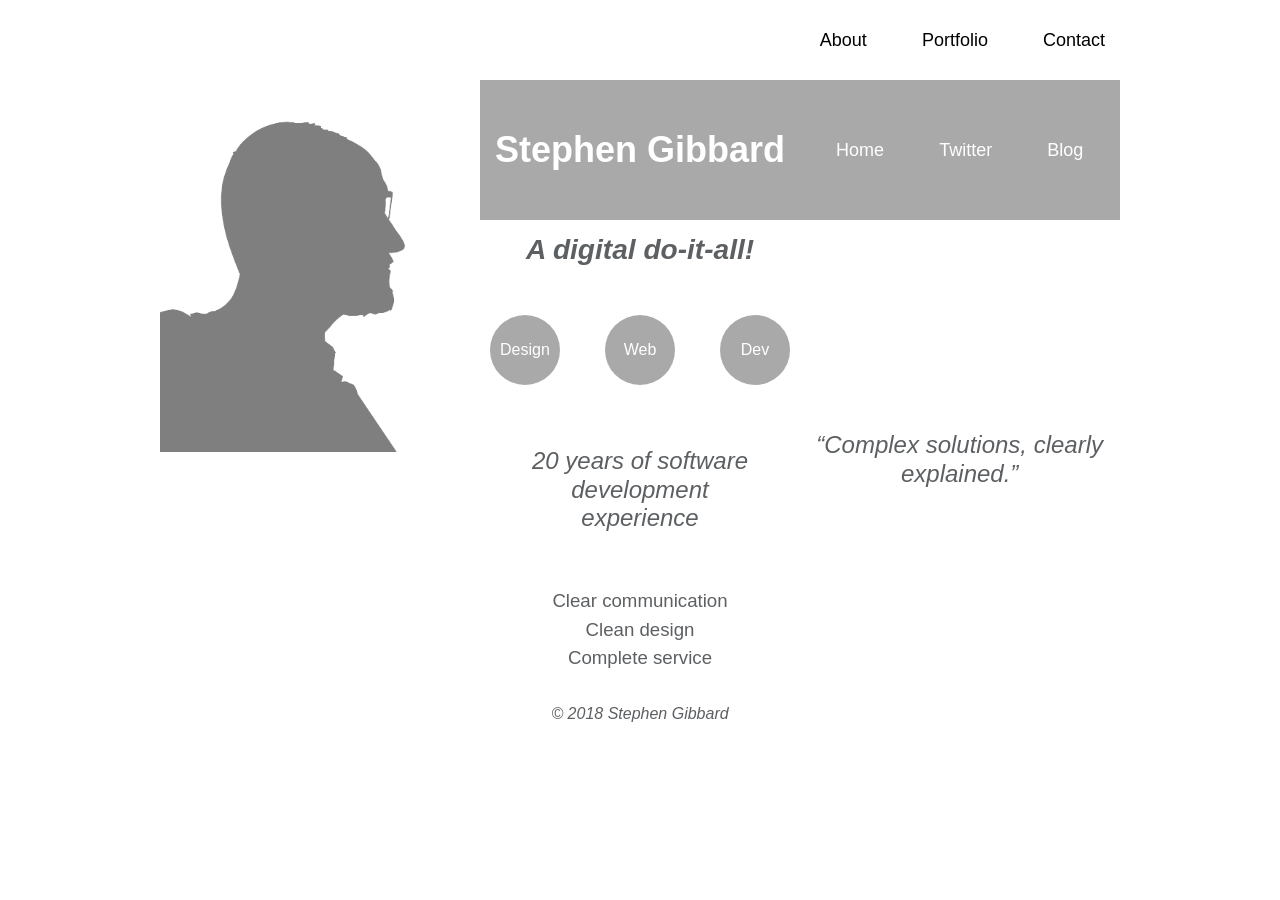
<file: stephengibbard/home.html>
<!DOCTYPE html>
<html lang='en'>
<head>
  <meta charset='UTF-8'/>
  <!-- disable mobile zoom functionality to ensure mobile layout renders as per css -->
  <meta name='viewport'
    content='width=device-width, initial-scale=1.0, maximum-scale=1.0' />

  <title>Stephen Gibbard Web, Development  and Graphical Design Freelance Services</title>
  <link rel='stylesheet' href='css/styles.css'/>
</head>
<body class='page'>
  <header class='page-header'>
    <nav>
      <ul class='top-menu'>
        <li><a href='#'>About</a></li>
        <li><a href='#'>Portfolio</a></li>
        <li><a href='#'>Contact</a></li>
      </ul>
    </nav>
  </header>
  <div class='container'>

  <figure class='image-left'>
    <img src='images/ProfileWeb.PNG'>
  </figure>

  <article class="main-content">
    <header class='article-header'>
      <h1>Stephen Gibbard</h1>
    </header>
    <section class='sub-header'>
      <h3>A digital do-it-all!</h3>
    </section>
    <section class='content'>
      <nav class="linked-skills">
          <button class='button-skills'>
            <a href='#'>Design</a>
           </button>
        <button class='button-skills'>
          <a href='#'>Web</a>
        </button>
        <button class='button-skills button-end'>
          <a href='#'>Dev</a>
        </button>
      </nav>
    </section>
    <section class ='description'>
      <div class='bold-italic'>
        <p>20 years of software development experience</p>
      </div>
    </section>
    <section>
      <div class='plain-text'>
        <p>Clear communication</p>
        <p>Clean design</p>
        <p>Complete service</p>
      </div>
    </section>
  </article>

<div class='right-container'>
    <aside class='profile-menu'>
    <nav>
      <ul class='linked-info'>
        <li><a href='home.html'>Home</a></li>
        <li><a href='https://www.twitter.com/jeggleCreate'>Twitter</a></li>
        <li><a href='https://www.behance.net/jeggle'>Blog</a></li>
      </ul>
    </nav>
  </aside>
  <section>
    <div class='quote'>
      <p>&ldquo;Complex solutions, clearly explained.&rdquo;</p>
    </div>
  </section>

</div> <!-- right-container -->
</div> <!-- container -->

  <footer>
    <p>&copy; 2018 Stephen Gibbard</p>
  </footer>
</body>
</html>
</file>
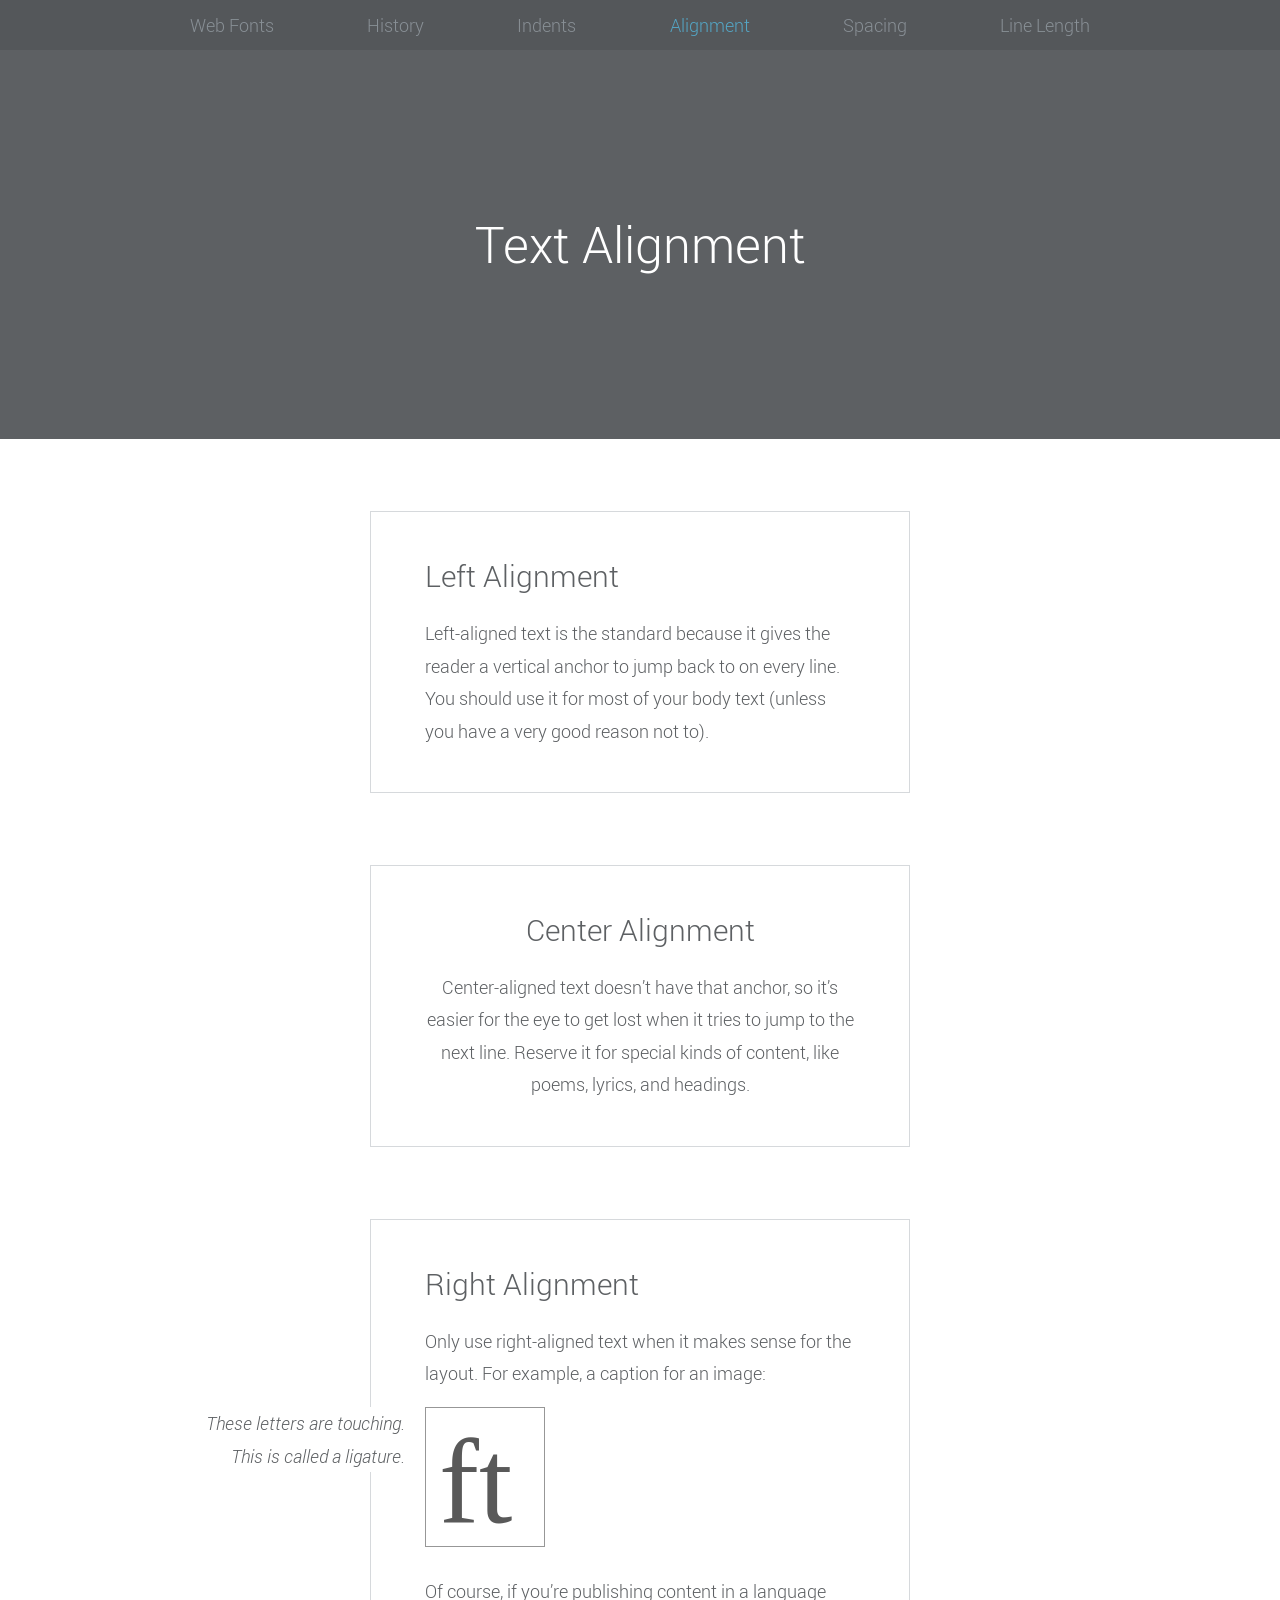
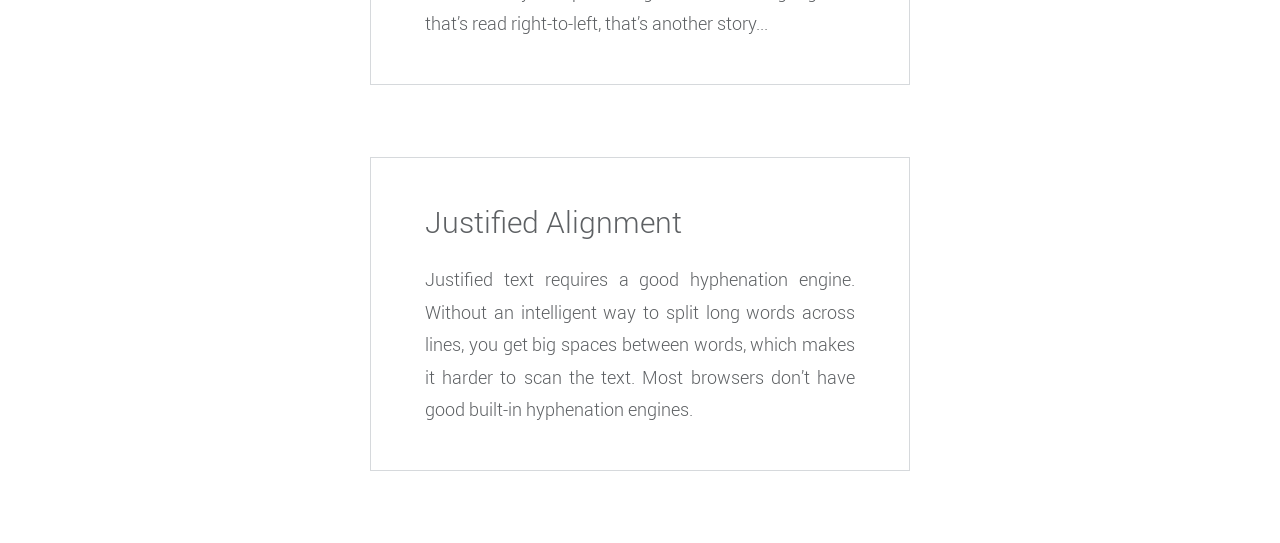
<file: web-typography/alignment.html>
<!DOCTYPE html>
<html lang='en'>
<head>
  <meta charset='UTF-8'/>
  <title>Text Alignment</title>
  <link rel='stylesheet' href='typo.css'/>

  <style>
    .left {
      text-align: left;
    }
    .center {
      text-align: center;
    }
    figcaption {
  display: none;
}
.justify {
  text-align: justify;
}

@media only screen and (min-width: 900px) {
  figure {
    position: relative;
  }
  figcaption {
    display: block;

    font-style: italic;
    text-align: right;
    background-color: #FFFFFF;

    position: absolute;
    left: -220px;
    width: 200px;
  }
}
  </style>
</head>
<body>

<header>
  <nav>
    <ul>
      <li><a href='web-fonts.html'>Web Fonts</a></li>
      <li><a href='history.html'>History</a></li>
      <li><a href='indents.html'>Indents</a></li>
      <li class='selected'>Alignment</li>
      <li><a href='spacing.html'>Spacing</a></li>
      <li><a href='line-length.html'>Line Length</a></li>
    </ul>
  </nav>
  <div class='hero'>
    <h1>Text Alignment</h1>
  </div>
</header>

<div class='page'>

  <section class='section section--gray left'>
    <h2>Left Alignment</h2>

    <p>Left-aligned text is the standard because it gives the reader a vertical
    anchor to jump back to on every line. You should use it for most of your body
    text (unless you have a very good reason not to).</p>

  </section>

  <section class='section section--gray center'>
    <h2>Center Alignment</h2>

    <p>Center-aligned text doesn’t have that anchor, so it’s easier for the eye
    to get lost when it tries to jump to the next line. Reserve it for special
    kinds of content, like poems, lyrics, and headings.</p>

  </section>

  <section class='section section--gray'>
    <h2>Right Alignment</h2>

    <p>Only use right-aligned text when it makes sense for the layout. For
    example, a caption for an image:</p>

    <figure>
      <figcaption>These letters are touching. This is called a
      ligature.</figcaption>
      <img src='ligature.svg'/>
    </figure>

    <p>Of course, if you’re publishing content in a language that’s read
    right-to-left, that’s another story...</p>

  </section>

  <section class='section section--gray justify'>

    <h2>Justified Alignment</h2>

    <p>Justified text requires a good hyphenation engine. Without an intelligent
    way to split long words across lines, you get big spaces between words, which
    makes it harder to scan the text. Most browsers don’t have good built-in
    hyphenation engines.</p>

  </section>

</div>

</body>
</html>
</file>
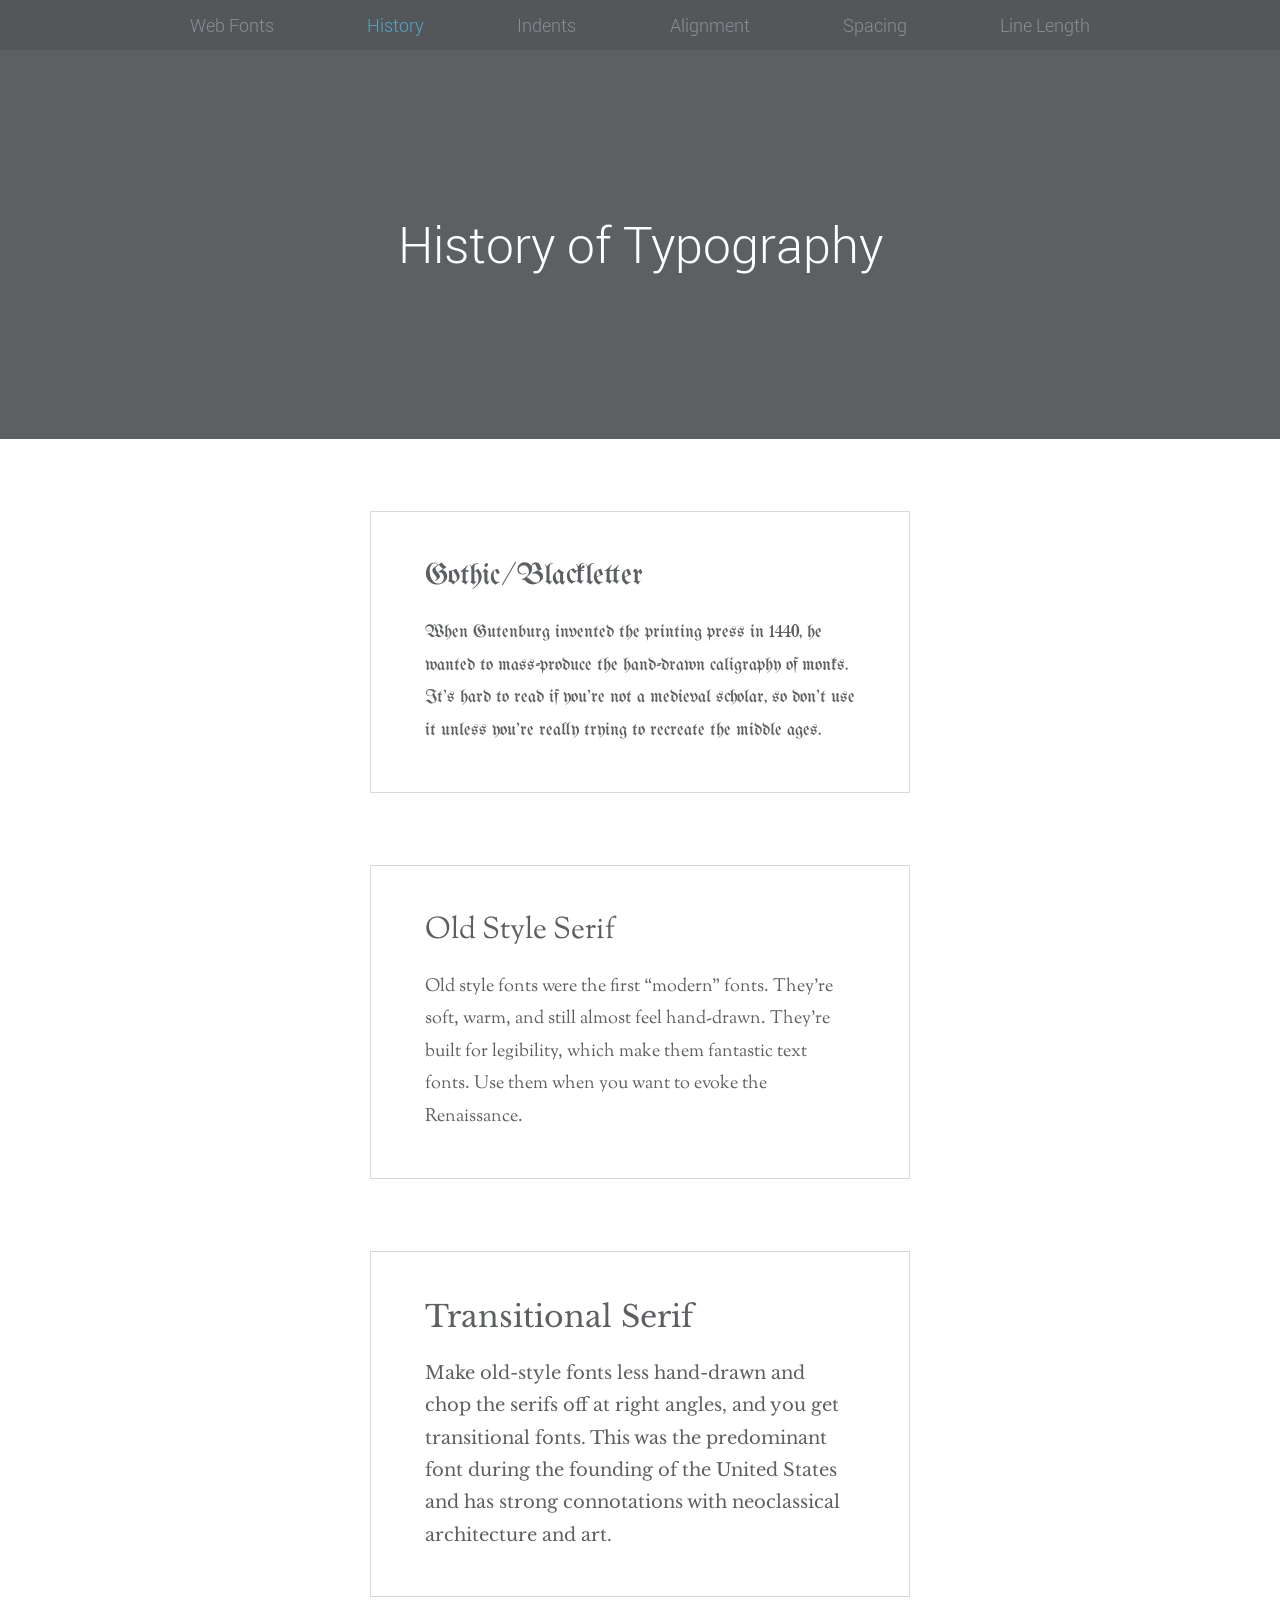
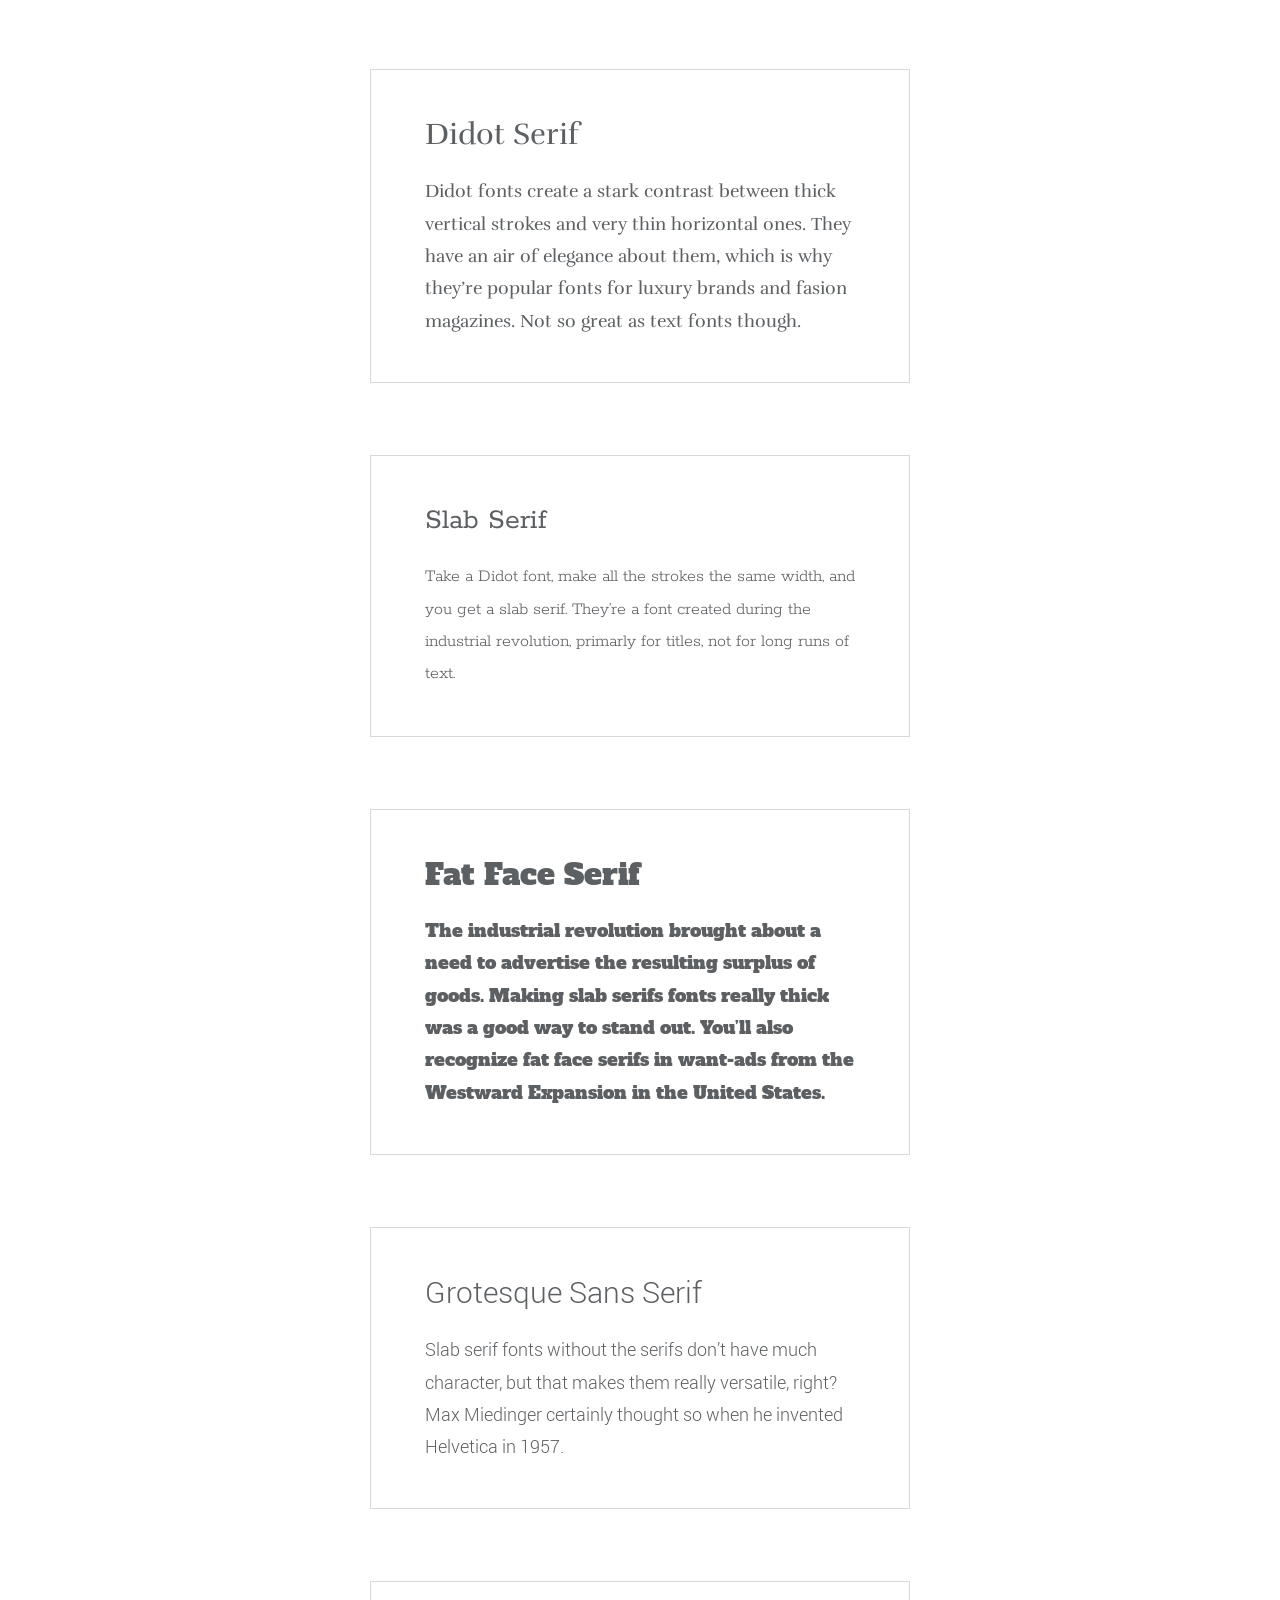
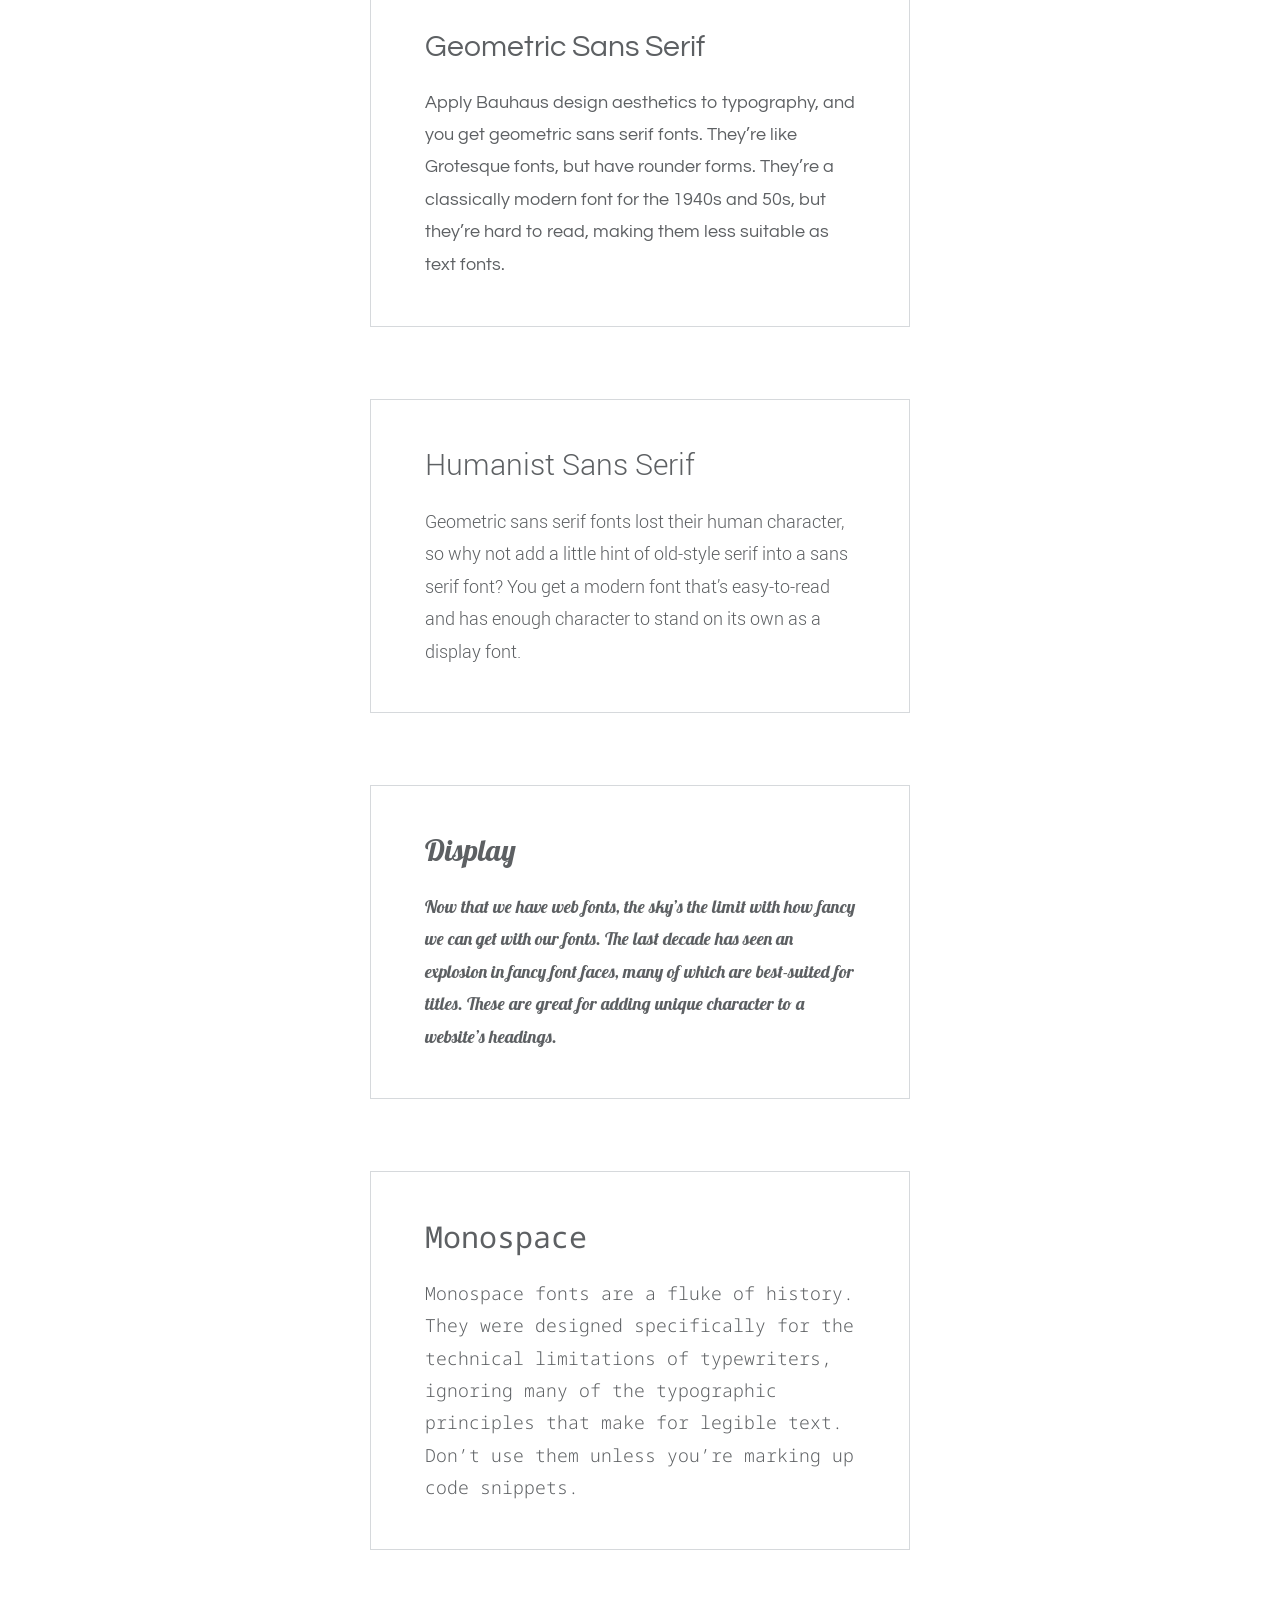
<file: web-typography/history.html>
<!DOCTYPE html>
<html lang='en'>
<head>
  <meta charset='UTF-8'/>
  <title>History of Typography</title>
  <!--<link href="https://fonts.googleapis.com/css?family=UnifrakturMaguntia" rel="stylesheet"> -->
  <link href="https://fonts.googleapis.com/css?family=Alfa+Slab+One|Droid+Sans+Mono|Lato|Libre+Baskerville|Lobster|Questrial|Rokkitt|Rufina|Sorts+Mill+Goudy|UnifrakturMaguntia" rel="stylesheet">

  <link rel='stylesheet' href='typo.css'/>
  <style>
    .blackletter {
      font-family: 'UnifrakturMaguntia', cursive;
    }
    .old-style {
  font-family: 'Sorts Mill Goudy', serif;
}
.transitional {
  font-family: 'Libre Baskerville', serif;
}
.didot {
  font-family: 'Rufina', serif;
}
.slab {
  font-family: 'Rokkitt', serif;
}
.fat-face {
  font-family: 'Alfa Slab One', cursive;
}
.grotesque {
  font-family: 'Roboto', sans-serif;
}
.geometric {
  font-family: 'Questrial', sans-serif;
}
.humanist {
  font-family: 'Lato', sans-serif;
}
.display {
  font-family: 'Lobster', cursive;
}
.monospace {
  font-family: 'Droid Sans Mono', monospace;
}
  </style>
</head>
<body>

  <header>
    <nav>
      <ul>
        <li><a href='web-fonts.html'>Web Fonts</a></li>
        <li class='selected'>History</li>
        <li><a href='indents.html'>Indents</a></li>
        <li><a href='alignment.html'>Alignment</a></li>
        <li><a href='spacing.html'>Spacing</a></li>
        <li><a href='line-length.html'>Line Length</a></li>
      </ul>
    </nav>
    <div class='hero'>
      <h1>History of Typography</h1>
    </div>
  </header>

  <div class='page'>

    <section class='section section--gray blackletter'>
      <h2>Gothic/Blackletter</h2>

      <p>When Gutenburg invented the printing press in 1440, he wanted to
      mass-produce the hand-drawn caligraphy of monks. It’s hard to read if
      you’re not a medieval scholar, so don’t use it unless you’re really trying
      to recreate the middle ages.</p>

    </section>

    <section class='section section--gray old-style'>
      <h2>Old Style Serif</h2>

      <p>Old style fonts were the first “modern” fonts. They’re soft, warm, and
      still almost feel hand-drawn. They’re built for legibility, which make them
      fantastic text fonts. Use them when you want to evoke the Renaissance.</p>
    </section>

    <section class='section section--gray transitional'>
      <h2>Transitional Serif</h2>

      <p>Make old-style fonts less hand-drawn and chop the serifs off at right
      angles, and you get transitional fonts. This was the predominant font
      during the founding of the United States and has strong connotations with
      neoclassical architecture and art.</p>
    </section>


    <section class='section section--gray didot'>
      <h2>Didot Serif</h2>

      <p>Didot fonts create a stark contrast between thick vertical strokes and
      very thin horizontal ones. They have an air of elegance about them, which
      is why they’re popular fonts for luxury brands and fasion magazines. Not so
      great as text fonts though.</p>
    </section>


    <section class='section section--gray slab'>
      <h2>Slab Serif</h2>

      <p>Take a Didot font, make all the strokes the same width, and you get a
      slab serif. They’re a font created during the industrial revolution,
      primarly for titles, not for long runs of text.</p>
    </section>


    <section class='section section--gray fat-face'>
      <h2>Fat Face Serif</h2>

      <p>The industrial revolution brought about a need to advertise the
      resulting surplus of goods. Making slab serifs fonts really thick was a
      good way to stand out. You’ll also recognize fat face serifs in want-ads
      from the Westward Expansion in the United States.</p>

    </section>

    <section class='section section--gray grotesque'>
      <h2>Grotesque Sans Serif</h2>

      <p>Slab serif fonts without the serifs don’t have much character, but that
      makes them really versatile, right? Max Miedinger certainly thought so when
      he invented Helvetica in 1957.</p>

    </section>

    <section class='section section--gray geometric'>
      <h2>Geometric Sans Serif</h2>

      <p>Apply Bauhaus design aesthetics to typography, and you get geometric
      sans serif fonts. They’re like Grotesque fonts, but have rounder forms.
      They’re a classically modern font for the 1940s and 50s, but they’re hard
      to read, making them less suitable as text fonts.</p>

    </section>

    <section class='section section--gray humansit'>
      <h2>Humanist Sans Serif</h2>

      <p>Geometric sans serif fonts lost their human character, so why not add a
      little hint of old-style serif into a sans serif font? You get a modern
      font that’s easy-to-read and has enough character to stand on its own as a
      display font.</p>

    </section>

    <section class='section section--gray display'>
      <h2>Display</h2>

      <p>Now that we have web fonts, the sky’s the limit with how fancy we can
      get with our fonts. The last decade has seen an explosion in fancy font
      faces, many of which are best-suited for titles. These are great for adding
      unique character to a website’s headings.</p>

    </section>

    <section class='section section--gray monospace'>
      <h2>Monospace</h2>

      <p>Monospace fonts are a fluke of history. They were designed specifically
      for the technical limitations of typewriters, ignoring many of the
      typographic principles that make for legible text. Don’t use them unless
      you’re marking up code snippets.</p>

    </section>

  </div>

</body>
</html>
</file>
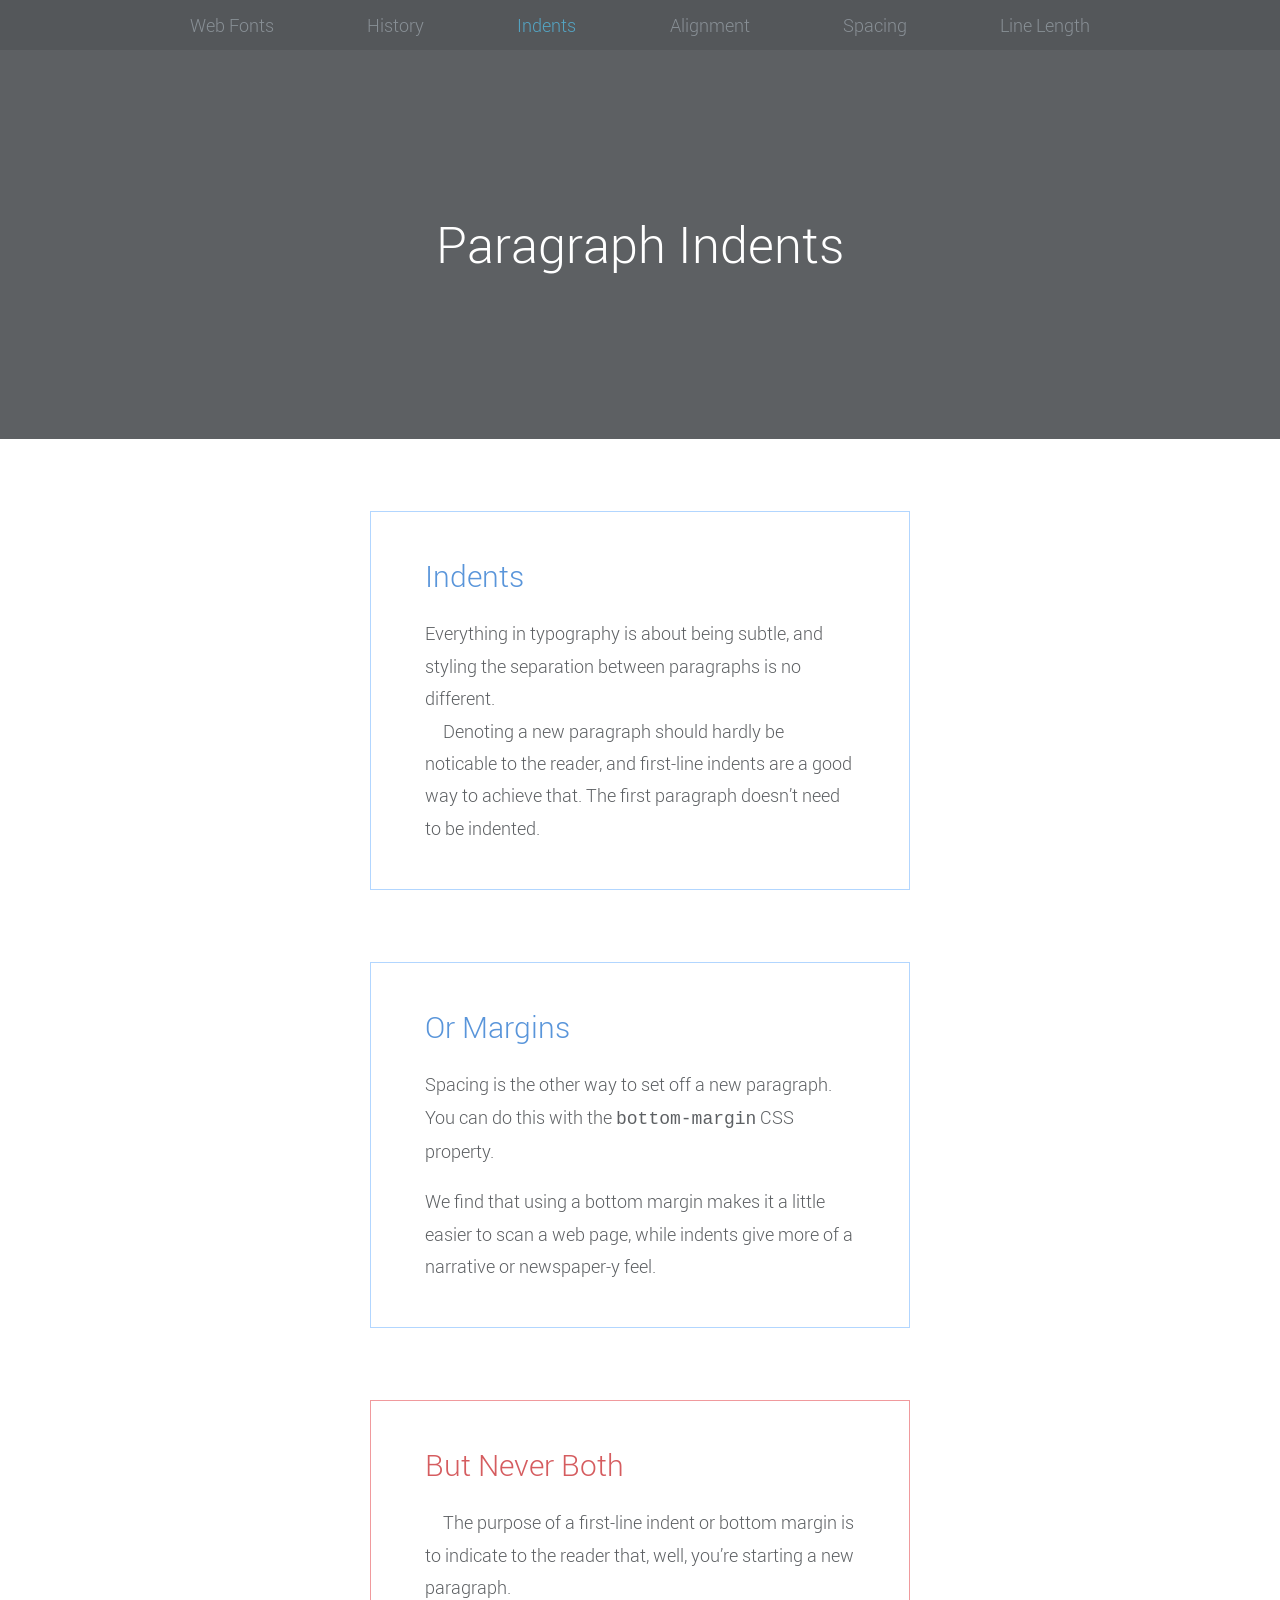
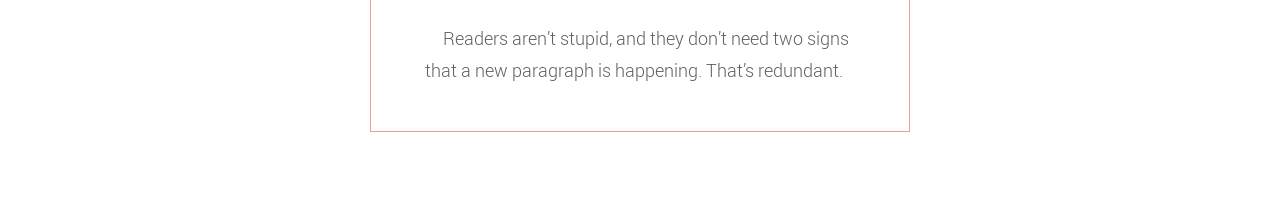
<file: web-typography/indents.html>
<!DOCTYPE html>
<html lang='en'>
<head>
  <meta charset='UTF-8'/>
  <title>Paragraph Indents</title>
  <link rel='stylesheet' href='typo.css'/>
  <style>
  .paragraph-indent p {
    text-indent: 1em;
    margin-bottom: 0;
  }
  .paragraph-indent p:first-of-type {
    text-indent: 0;
  }
  /* DESIGNERS WILL JUDGE YOU FOR THIS */
.never-both p {
  text-indent: 1em;
  margin-bottom: 1em;
}
</style>
</head>
<body>

  <header>
    <nav>
      <ul>
        <li><a href='web-fonts.html'>Web Fonts</a></li>
        <li><a href='history.html'>History</a></li>
        <li class='selected'>Indents</li>
        <li><a href='alignment.html'>Alignment</a></li>
        <li><a href='spacing.html'>Spacing</a></li>
        <li><a href='line-length.html'>Line Length</a></li>
      </ul>
    </nav>
    <div class='hero'>
      <h1>Paragraph Indents</h1>
    </div>
  </header>

  <div class='page'>

    <section class='section section--blue paragraph-indent'>
      <h2>Indents</h2>

      <p>Everything in typography is about being subtle, and styling the separation
      between paragraphs is no different.</p>

	  <p>Denoting a new paragraph should hardly be noticable to the reader, and
	  first-line indents are a good way to achieve that. The first paragraph
	  doesn’t need to be indented.</p>

    </section>

    <section class='section section--blue'>
      <h2>Or Margins</h2>

      <p>Spacing is the other way to set off a new paragraph. You can do this with
      the <code>bottom-margin</code> CSS property.</p>

      <p>We find that using a bottom margin makes it a little easier to scan a web
      page, while indents give more of a narrative or newspaper-y feel.</p>
    </section>

    <section class='section section--red never-both'>
      <h2>But Never Both</h2>

      <p>The purpose of a first-line indent or bottom margin is to indicate to the
      reader that, well, you’re starting a new paragraph.</p>

      <p>Readers aren’t stupid, and they don’t need two signs that a new paragraph is happening. That’s redundant.</p>

    </section>

  </div>

</body>
</html>
</file>
<file: css/styles.css>
/* CSS */ 
body{
  color: black;
}
</file>
<file: css/ap-styles.css>
/* Reset browser defaults */
* {
  margin: 0;
  padding: 0;
  box-sizing: border-box;
}

body {
  height: 1200px;
}

.container {
  display: flex;
  justify-content: center;
}

.example {
  display: flex;
  justify-content: space-around;

  width: 800px;
  margin: 50px 0;
  background-color: #D6E9FE;
}

.item img {
  display: block;
}

.item-relative {
  position: relative;
  top: 0px;
  left: 0px;
}

.absolute {
  position: relative;
}

.item-absolute {
  position: absolute;
  top: 10px;
  left: 10px;
}

.item-fixed {
  position: fixed;
  bottom: 0;
  right: 0;
}
</file>
<file: css/box-styles.css>
body {

}
h1, p {
  background-color: #DDE0E3;
}
h1{
  padding: 50px;
  border-bottom: 1px solid #5D6063; /* size style color */
}
p{
  padding: 20px 0px 10px 10px; /* Top Right Bottom Left */
  margin-top:25px;
  margin-bottom: 50px;
}
.inline-example {
  background-color: #B2D6FF;
  display: inline; /* Default value for inline elements */
}
div {
  color: #FFF;
  background-color: #5995DA;
  font-weight: bold;
  padding: 20px;
  text-align: center;
  border: 2px solid #5D6063;
  border-radius: 5px;
  width:250px;
}
#bbox {
  box-sizing: border-box;
}
#aalign {
  box-sizing: border-box;
  margin:20px auto; /* Vertical  Horizontal */
}
.text-aalign {
  color: black;
  background-color: #DDE0E3;
  text-align: left;
  border: 2px solid #5D6063;
  width:250px;
  padding:5px 5px 5px 5px;
  margin: 5px auto;
}
.p-aalign{
  color: black;
  background-color: #DDE0E3;
  width:250px;
  padding:5px 5px 5px 5px;
  margin: 5px auto;
  box-sizing: border-box;
}
</file>
<file: css/flexbox-styles.css>
* {
  margin: 0;
  padding: 0;
  box-sizing: border-box;
}

.menu-container {
  color: #fff;
  background-color: #5995DA; /* Blue */
  padding: 20px 0;
  display: flex;
  justify-content: center;
}

.menu {
  border: 1px solid #fff;
  width: 900px;
  display: flex;
  justify-content:space-between;
}

.links {
  display: flex;
  justify-content:space-between;
}

.login {
  margin-left: 20px;
}

.am-signup{
  margin-left: auto;
}

.header-container {
  color: #5995DA;
  background-color: #D6E9FE;
  display: flex;
  justify-content: center;
}

.header {
  width: 900px;
  height: 300px;
  display: flex;
  justify-content: space-between;
  align-items: center;
}

.social,
.subscribe{
  align-self:flex-end;
  margin-bottom: 20px;
}

.photo-grid-container {
  display: flex;
  justify-content: center;
}

.photo-grid {
  width: 900px;
  display: flex;
  justify-content: center;
  flex-wrap: wrap;
  flex-direction: row;
  align-items: center;
}

.photo-grid-item {
  border: 1px solid #fff;
  width: 300px;
  height: 300px;
}

.first-item{
  order: 1;
}

.last-item{
  order: -1;
}

.footer {
  display: flex;
  justify-content: space-between;
}

.footer-item {
  border: 1px solid #fff;
  background-color: purple;
  height: 200px;
  flex: 1; /* stretch to match width */
}

.footer-one,
.footer-three {
  background-color: #5995DA;
  flex: initial; /* This allows these two items to assume the width below, but the second item to be flexible.  Mixing static width and flexible width items in the same row */
  width: 300px;
  /*flex: 2;*/ /* A different weight allows the third item to be twice the size of the others */
}

.footer-two {
  min-width: 100px;
}
</file>
<file: css/forms-styles.css>
* {
  margin: 0;
  padding: 0;
  box-sizing: border-box;
}

body {
  color: #5D6063;
  background-color: #EAEDF0;
  font-family: "Helvetica", "Arial", sans-serif;
  font-size: 16px;
  line-height: 1.3;

  display: flex;
  flex-direction: column;
  align-items: center;
}

.speaker-form-header {
  text-align: center;
  background-color: #F6F7F8;
  border: 1px solid #D6D9DC;
  border-radius: 3px;

  width: 80%;
  margin: 40px 0;
  padding: 50px;
}

.speaker-form-header h1 {
  font-size: 30px;
  margin-bottom: 20px;
}

.speaker-form {
  background-color: #F6F7F8;
  border: 1px solid #D6D9DC;
  border-radius: 3px;

  width: 80%;
  padding: 50px;
  margin: 0 0 40px 0;
}

.form-row {
  margin-bottom: 40px;
  display: flex;
  justify-content: flex-start;
  flex-direction: column;
  flex-wrap: wrap;
}

/* Style the text input box */
.form-row input[type='text'],
.form-row input[type='email']{
  background-color: #FFFFFF;
  border: 1px solid #D6D9DC;
  border-radius: 3px;
  width: 100%;
  padding: 7px;
  font-size: 14px;
}

.form-row input[type='text']:invalid,
.form-row input[type='email']:invalid {
  border: 1px solid #D55C5F;
  color: #D55C5F;
  box-shadow: none; /* Remove default red glow in Firefox */
}

.form-row label {
  margin-bottom: 15px;
}

.legacy-form-row {
  border: none;
  margin-bottom: 40px;
}

.legacy-form-row legend {
  margin-bottom: 15px;
}

.legacy-form-row .radio-label {
  display: block;
  font-size: 14px;
  padding: 0 20px 0 10px;
}

.legacy-form-row input[type='radio'] {
  margin-top: 2px;
}

.legacy-form-row .radio-label,
.legacy-form-row input[type='radio'] {
  float: left;
}

.form-row select {
  width: 100%;
  padding: 5px;
  font-size: 20px;            /* This won't work in Safari */
/*-webkit-appearance: none;*/  /*This makes it work but loses the arrows from the drop down!*/
}

.form-row textarea {
  font-family: "Helvetica", "Arial", sans-serif;
  font-size: 14px;

  border: 1px solid #D6D9DC;
  border-radius: 3px;

  min-height: 200px;
  margin-bottom: 10px;
  padding: 7px;
  resize: none;
}

.form-row .instructions {
  color: #999999;
  font-size: 14px;
  margin-bottom: 30px;
}

.form-row .checkbox-label {
  margin-bottom: 0;
}

.form-row button {
  font-size: 16px;
  font-weight: bold;

  color: #FFFFFF;
  background-color: #5995DA;

  border: none;
  border-radius: 3px;

  padding: 10px 40px;
  cursor: pointer;
}

.form-row button:hover {
  background-color: #76AEED;
}

.form-row button:active {
  background-color: #407FC7;
}

@media only screen and (min-width: 700px) {
  .speaker-form-header,
  .speaker-form {
    width: 600px;
  }
  .form-row {
    flex-direction: row;
    align-items: flex-start; /* To avoid stretching */
    margin-bottom: 20px;
  }
  .form-row input[type='text'],
  .form-row input[type='email'],
  .form-row select,
  .form-row textarea {
    width: 250px;
    height: initial;
  }
  .form-row label {
    text-align: right;
    width: 120px;
    margin-top: 7px;
    padding-right: 20px;
  }
  .legacy-form-row {
    margin-bottom: 10px;
  }
  .legacy-form-row legend {
    width: 120px;
    text-align: right;
    padding-right: 20px;
  }
  .legacy-form-row legend {
    float: left;
  }
  .form-row .instructions {
    margin-left: 120px;
  }
  /* auto makes the box match the size of it's contents */
  .form-row .checkbox-label {
    margin-left: 120px;
    width: auto;
  }
  .form-row button {
    margin-left: 120px;
  }
}
</file>
<file: css/masonry-styles.css>
* {
  margin: 0;
  padding: 0;
  box-sizing: border-box;
}

.page {
  column-gap: .8px;
}
</file>
<file: css/menu-styles.css>
* {
  margin: 0;
  padding: 0;
  box-sizing: border-box;
}

body {
  height: 1200px;
  font-size: 18px;
  font-family: sans-serif;
  color: #5D6063;
}

a:link,
a:visited {
  color: #5D6063;
  text-decoration: none;
}
a:hover {
  text-decoration: underline;
}

.header {
  position: fixed;
  display: flex;
  justify-content: space-between;

  width: 100%;
  padding: 50px;
  background: #D6E9FE;
}

.menu {
  margin-top: 15px;
}

.menu > li {
  display: inline;
  margin-right: 50px;
}

.menu > li:last-of-type {
  margin-right: 0;
}

.dropdown {
  position: relative;
}

.dropdown > span {
  z-index: 2;
  position: relative; /* must be a positioned element for z-index to take effect */
  cursor: pointer;
}

.dropdown:hover .features-menu {
  display: flex;
  flex-direction: column;
  background: #B2D6FF;
  border-radius: 5px;
  padding-top: 60px;
  position: absolute;
  top: -25px;
  left: -30px;
  z-index: 1;
}

.features-menu {
  display: none;
}

.features-menu li {
  list-style: none;
  border-bottom: 1px solid #FFF;

  padding: 0 40px 10px 20px;
  margin: 10px;
}

.features-menu li:last-of-type {
  border-bottom: none;
}
</file>
<file: css/responsive-styles.css>
* {
  margin: 0;
  padding: 0;
  box-sizing: border-box;
}

.page {
  display: flex;
  flex-wrap: wrap;
}

.section {
  width: 100%;
  height: 300px;
  display: flex;
  justify-content: center;
  align-items: center;
}

.menu {
  background-color: #5995DA;
  height: 80px;
}

.header {
  background-color: #B2D6FF;
}

.content {
  background-color: #EAEDF0;
  height: 600px;
}

.sign-up {
  background-color: #D6E9FE;
}

.feature-1 {
  background-color: #F5CF8E;
}

.feature-2 {
  background-color: #F09A9D;
}

.feature-3 {
  background-color: #C8C6FA;
}

.illustration img {
  width: 100%;
  display: block;
}

.header {
  height: auto;
  justify-content: inherit;
  align-items: inherit;
}

.photo img {
  width: 100%;
  display: block;
}

/* Mobile Styles */
@media only screen and (max-width: 400px) {
  body {
    background-color: #F09A9D; /* Red */
  }
}

/* Tablet Styles */
@media only screen and (min-width: 401px) and (max-width: 960px) {
  .sign-up,
  .feature-1,
  .feature-2,
  .feature-3 {
    width: 50%;
  }
}

/* Desktop Styles */
@media only screen and (min-width: 961px) {
  .page {
    width: 960px;
    margin: 0 auto;
  }
  .feature-1,
  .feature-2,
  .feature-3 {
    width: 33.3%;
  }

  .header {
    height: 400px;
  }

  /* Reorder signup and content to below feature blocks */
  .sign-up {
  height: 200px;
    order: 1;
  }

  .content {
    order: 2;
  }
}
</file>
<file: stephengibbard/css/styles.css>
@font-face {
  font-family: 'Source Sans Pro';
  src: url('fonts/SourceSansPro-Regular.ttf') format('ttf');
  font-style:normal;
  font-weight: 400;
}

@font-face {
  font-family: 'Source Sans Pro';
  src: url('fonts/SourceSansPro-LightItalic.ttf') format('ttf');
  font-style:italic;
  font-weight: 300;
}

@font-face {
  font-family: 'Source Sans Pro';
  src: url('fonts/SourceSansPro-BoldItalic.ttf') format('ttf');
  font-style:normal;
  font-weight: 700;
}

* {
  margin: 0;
  padding: 0;
  box-sizing: border-box;
}

body {
  font-family: 'Source Sans Pro', sans-serif;
  font-weight: 300;
  font-size: 18px;
  line-height: 1.6em;
  color: #5D6063;
}

.page {
  display: flex;
  flex-wrap: wrap;
}

.image-left img{
  display: none;
}

section {
  width: 100%;
  height: 140px;
  display: flex;
  justify-content: center;
  align-items: center;
}

.page-header {
  position: fixed;
  display: flex;
  justify-content: center;
  align-items: center;
  width: 100%;
  height:80px;
  padding: 5px;
}

.top-menu {
  width: 100%;
  /*background: yellow;*/
  padding-left: 10px;
  padding-right: 10px;
}

.top-menu > li{
  display: inline;
  margin-right: 50px;
  list-style: none;
}

.top-menu > li:last-of-type {
  margin-right: 0;
}

.article-header {
  margin-top: 80px;
  height: 140px;
  font-style: normal;
  font-size: 18pt;
  background-color: darkgray;
  color: white;
  display: flex;
  justify-content: center;
  align-items: center;
}

.sub-header {
  height: 60px;
  font-style: italic;
  font-size: 18pt;
}

.content{
  display: flex;
  justify-content: center;
  width:100%;
}

.linked-skills {
  /*width: 100%;*/
  /*background: yellow;*/
  /*padding-left: 20px;
  padding-right: 20px;*/
}

a{
  color: black;
  text-decoration: none;
}

.button-skills {
  display: inline-block;
  width: 70px;
  height: 70px;
  background: darkgray;
  margin-right: 40px;
  text-align: center;
  border: none;
  border-radius: 50%;
}
.button-end {
  margin-right: 0;
}
.button-skills > a{
  font-weight:300;
  color: white;
  font-size: 12pt;
}

.button-skills:hover{
  background: gray;
}

.profile-menu{
  display: flex;
  justify-content: center;
  width:100%;
  background: darkgray;
  order:2;
}

.linked-info {
  /*width: 100%;*/
  /*background: yellow;*/
  padding-left: 20px;
  padding-right: 20px;
}

.linked-info > li{
  display: inline;
  margin-right: 50px;
  list-style: none;
}

.linked-info > li:last-of-type {
  margin-right: 0;
}

.linked-info > li > a{
  color: white;
}

.bold-italic{
  width:80%;
  font-style: italic;
  font-weight:normal;
  font-size: 18pt;
  text-align: center;
}

.plain-text{
  font-weight: normal;
  font-size: 14pt;
  text-align: center;
}

.right-container {
  display:flex;
  flex-wrap: wrap;
  justify-content: center;
  width:100%;
}

.quote{
  font-style:italic;
  font-size: 18pt;
  text-align: center;
  order:1;
}

footer{
  width:100%;
  font-style: italic;
  font-size: 12pt;
  text-align: center;
}

/* Tablet Styles */
@media only screen and (min-width: 600px) and (max-width: 960px) {
  .page-header {
    justify-content: flex-end;
  }

  .container {
    display:flex;
    flex-wrap: wrap;
    justify-content: center;
    width:100%;
  }

  .main-content{
    width: 50%;
    order:1;
  }

  .right-container {
    display:flex;
    flex-wrap: wrap;
    justify-content: center;
    width:50%;
    order:2;
  }

  .profile-menu{
    display:flex;
    justify-content: center;
    align-items: center;
    height: 140px;
    margin-top: 80px;
    background: darkgray;
    order:0;
  }

  .quote{
    font-style:italic;
    font-size: 18pt;
    text-align: center;
    order:0;
  }
}

/* Desktop Styles */
@media only screen and (min-width: 961px) {
  .page {
    width: 960px;
    margin: 0 auto;
  }

  .page-header {
    justify-content: flex-end;
    max-width:960px;
  }

  .container {
    display:flex;
    flex-wrap: wrap;
    justify-content: center;
    width:100%;
  }

  .image-left{
    width: 33.3%;
    order:1;
  }
  .image-left img{
    display: block;
    width:100%;
    order:1;
  }

  .main-content{
    width: 33.3%;
    order:2;
  }

  .right-container {
    display:flex;
    flex-wrap: wrap;
    justify-content: center;
    width:33.3%;
    order:3;
  }

  .profile-menu{
    display:flex;
    justify-content: center;
    align-items: center;
    height: 140px;
    margin-top: 80px;
    background: darkgray;
    order:0;
  }

  .quote{
    font-style:italic;
    font-size: 18pt;
    text-align: center;
    order:0;
  }
}
</file>
<file: web-typography/typo.css>
@font-face {
  font-family: 'Roboto';
  src: url('Roboto-Light-webfont.woff') format('woff');
  font-style:normal;
  font-weight: 300;
}

@font-face {
  font-family: 'Roboto';
  src: url('Roboto-LightItalic-webfont.woff') format('woff');
  font-style:italic;
  font-weight: 300;
}

@font-face {
  font-family: 'Roboto';
  src: url('Roboto-Bold-webfont.woff') format('woff');
  font-style:normal;
  font-weight: 700;
}

* {
  margin: 0;
  padding: 0;
  box-sizing: border-box;
}

body {
  font-family: 'Roboto', sans-serif;
  font-weight: 300;
  font-size: 18px;
  line-height: 1.8em;
  color: #5D6063;
}


h1, h2, h3, h4, h5, h6 {
  line-height: 1.3em;
  font-weight: normal;
  font-style: normal;
}


header {
  text-align: center;
  color: #FFF;
}

nav {
  background-color: #54575A;
}

nav ul {
  display: flex;
  justify-content: space-between;
  flex-wrap: wrap;

  width: 100%;
  max-width: 900px;
  margin: 0 auto;
}

nav li {
  list-style-type: none;

  width: 50%;
  padding-top: .5em;
  padding-bottom: .5em;

  border-top: 1px solid #888F95;
}

nav li:nth-of-type(1),
nav li:nth-of-type(2) {
  border-top: none;
}

nav li:nth-of-type(2n) {
  border-left: 1px solid #888F95;
}

nav li.selected {
  color: #54A5C4;
}

nav a:link,
nav a:visited {
  color: #888F95;
  text-decoration: none;
}

nav a:hover,
nav a:visited:hover,
nav a:active,
nav a:visited:active {
  color: #54A5C4;
  text-decoration: underline;
}


.hero {
  padding-top: 9em;
  padding-bottom: 9em;
  background-color: #5D6063;
}

.hero h1 {
  font-size: 50px;
}


.section {
  padding: 4em 1em;

  margin: 0 auto;
  max-width: 540px;
}

.section h2 {
  font-size: 30px;
  margin-bottom: .7em;
}

.section--gray {
  border-top: 1px solid #D6D9DC;
}

.section--blue {
  border-top: 1px solid #B2D6FF;
}

.section--blue h2 {
  color: #5995DA;
}

.section--red {
  border-top: 1px solid #F09A9D;
}

.section--red h2 {
  color: #D55C5F;
}

.section:first-of-type {
  border-top: none;
}

.section p,
.section ul,
.section ol,
.section figure {
  margin-bottom: 1em;
}

.section p:last-child,
.section ul:last-child,
.section ol:last-child,
.section figure:last-child {
  margin-bottom: 0;
}

.button:link,
.button:visited {
  display: block;
  text-decoration: none;

  color: #FFF;
  background-color: #4A90E2;
  font-weight: bold;
  padding: 10px;
  border-radius: 5px;
  text-align: center;

  margin: 1.8em auto;
}

.button:hover,
.button:visited:hover {
  color: #FFF;
  background-color: #6AA9F4;
}

.button:active,
.button:visited:active {
  color: #FFF;
  background-color: #3F7CC4;
}


@media only screen and (min-width: 580px) {
  .section {
    margin: 4em auto;
    padding: 2.5em 3em;
  }
  .section--gray:first-of-type,
  .section--gray {
    border: 1px solid #D6D9DC;
  }
  .section--blue:first-of-type,
  .section--blue {
    border: 1px solid #B2D6FF;
  }
  .section--red:first-of-type,
  .section--red {
    border: 1px solid #F09A9D;
  }
}


@media only screen and (min-width: 750px) {
  nav {
    padding-left: 2em;
    padding-right: 2em;
  }
  nav li {
    width: auto;
    border-top: none;
  }

  nav li:nth-of-type(2n) {
    border-left: none;
  }
}
</file>
